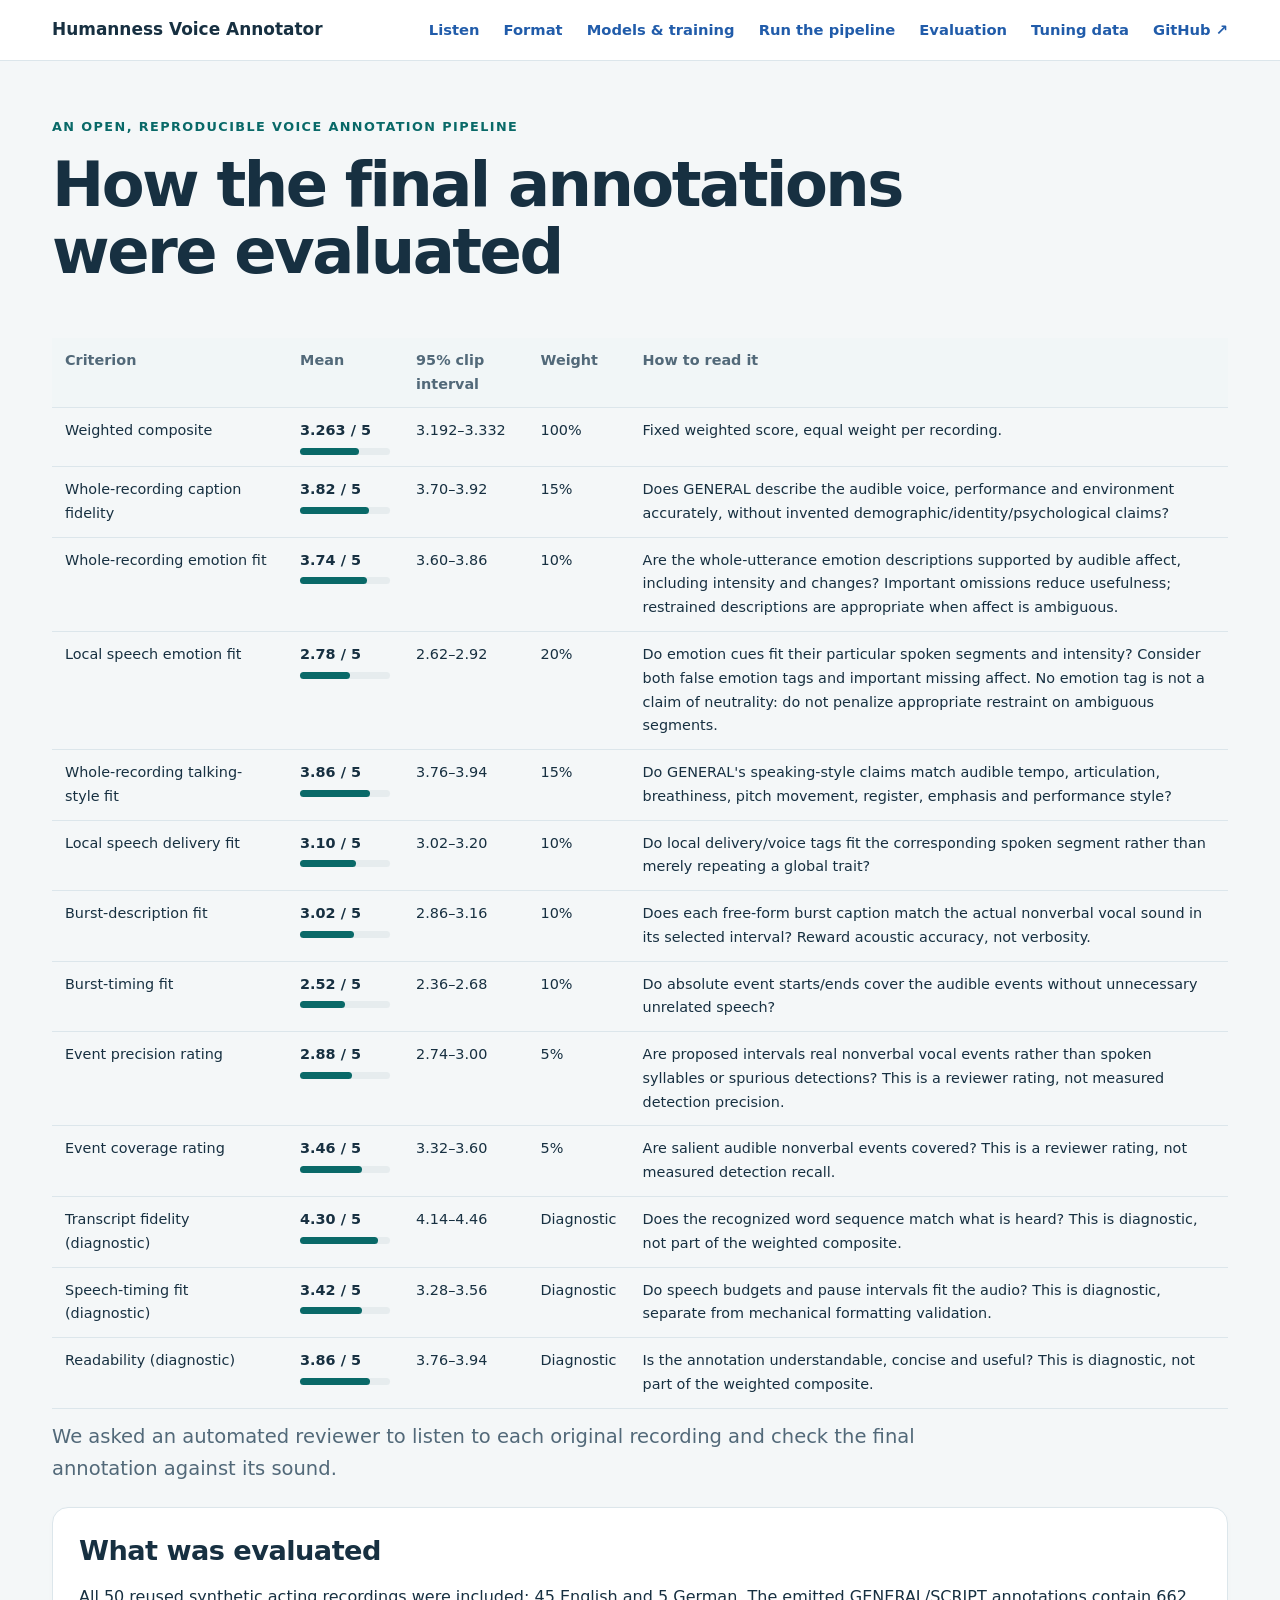
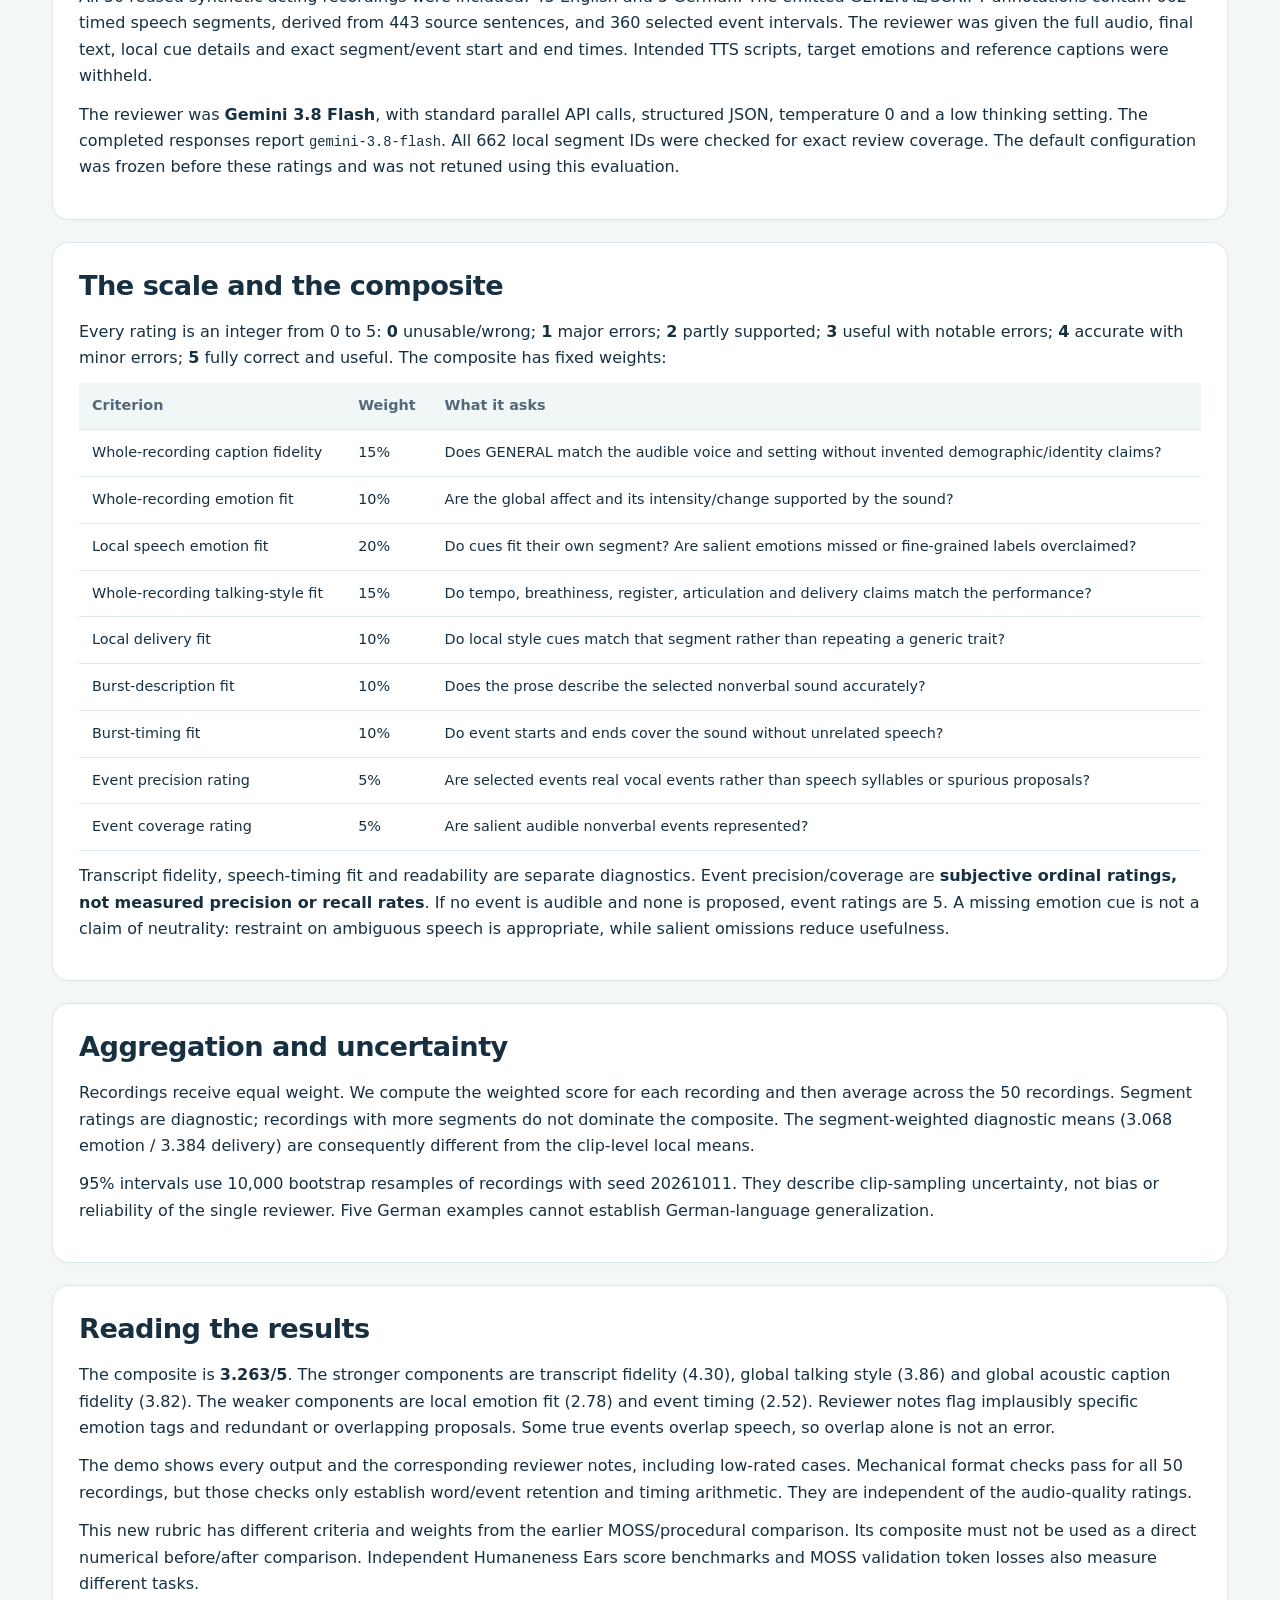
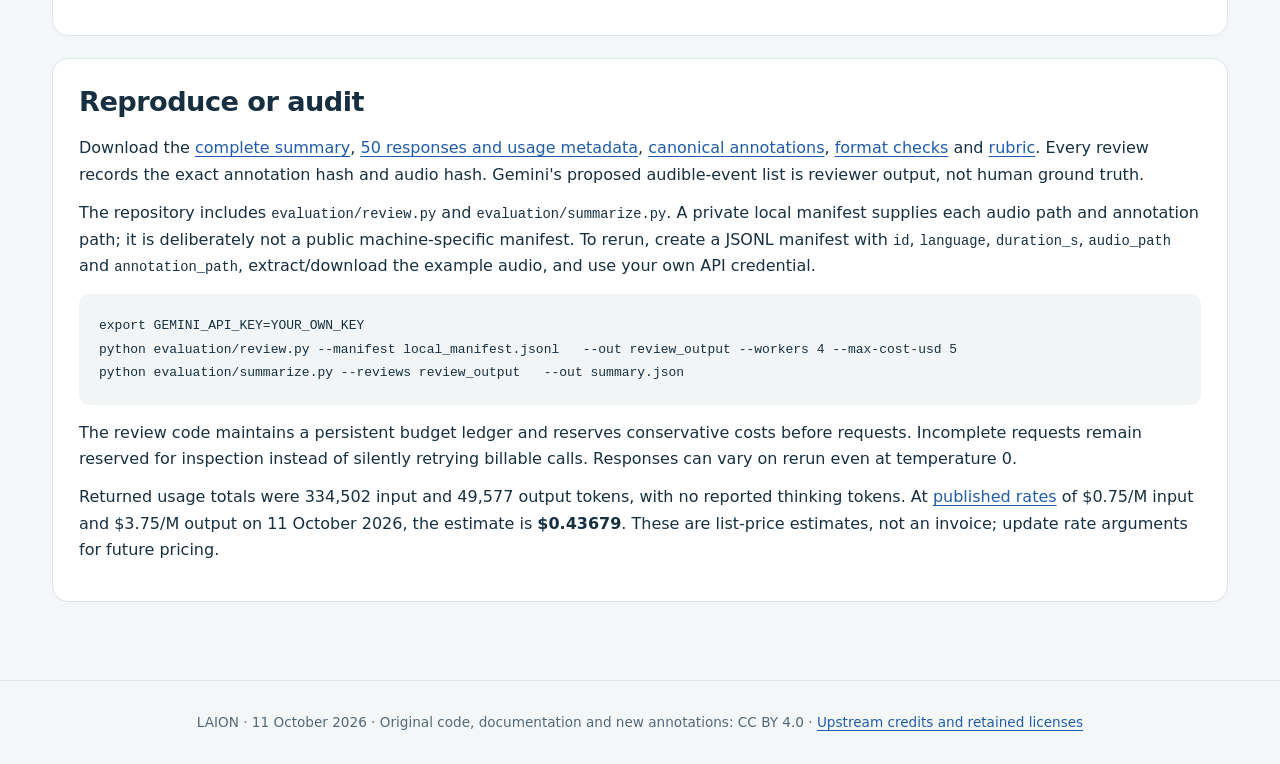
<file: docs/evaluation.html>
<!doctype html>
<html lang="en"><head><meta charset="utf-8"><meta name="viewport" content="width=device-width,initial-scale=1">
<title>How the final annotations were evaluated · Humanness Voice Annotator</title>
<meta name="description" content="Listen to reproducible voice annotations combining MOSS captions, Humaneness Ears scores, event locations and timed ASR words.">
<link rel="stylesheet" href="assets/site.css"></head><body><a href="#main" class="skip">Skip to content</a><header><nav aria-label="Main navigation">
<a class="brand" href="index.html">Humanness Voice Annotator</a><a href="index.html#listening">Listen</a>
<a href="format.html">Format</a><a href="models.html">Models &amp; training</a><a href="pipeline.html">Run the pipeline</a>
<a href="evaluation.html">Evaluation</a><a href="training.html">Tuning data</a><a href="https://github.com/LAION-AI/Humanness-Voice-Annotator">GitHub ↗</a></nav></header>
<main id="main"><div class="hero"><div class="eyebrow">An open, reproducible voice annotation pipeline</div><h1>How the final annotations were evaluated</h1></div><div class="table-wrap"><table><thead><tr><th scope="col">Criterion</th><th scope="col">Mean</th><th scope="col">95% clip interval</th><th scope="col">Weight</th><th scope="col">How to read it</th></tr></thead><tbody><tr><td class="metric">Weighted composite</td><td class="number"><strong>3.263 / 5</strong><div class="meter" aria-hidden="true"><span style="width:65.26%"></span></div></td><td class="number">3.192–3.332</td><td>100%</td><td class="description">Fixed weighted score, equal weight per recording.</td></tr><tr><td class="metric">Whole-recording caption fidelity</td><td class="number"><strong>3.82 / 5</strong><div class="meter" aria-hidden="true"><span style="width:76.40%"></span></div></td><td class="number">3.70–3.92</td><td>15%</td><td class="description">Does GENERAL describe the audible voice, performance and environment accurately, without invented demographic/identity/psychological claims?</td></tr><tr><td class="metric">Whole-recording emotion fit</td><td class="number"><strong>3.74 / 5</strong><div class="meter" aria-hidden="true"><span style="width:74.80%"></span></div></td><td class="number">3.60–3.86</td><td>10%</td><td class="description">Are the whole-utterance emotion descriptions supported by audible affect, including intensity and changes? Important omissions reduce usefulness; restrained descriptions are appropriate when affect is ambiguous.</td></tr><tr><td class="metric">Local speech emotion fit</td><td class="number"><strong>2.78 / 5</strong><div class="meter" aria-hidden="true"><span style="width:55.60%"></span></div></td><td class="number">2.62–2.92</td><td>20%</td><td class="description">Do emotion cues fit their particular spoken segments and intensity? Consider both false emotion tags and important missing affect. No emotion tag is not a claim of neutrality: do not penalize appropriate restraint on ambiguous segments.</td></tr><tr><td class="metric">Whole-recording talking-style fit</td><td class="number"><strong>3.86 / 5</strong><div class="meter" aria-hidden="true"><span style="width:77.20%"></span></div></td><td class="number">3.76–3.94</td><td>15%</td><td class="description">Do GENERAL&#x27;s speaking-style claims match audible tempo, articulation, breathiness, pitch movement, register, emphasis and performance style?</td></tr><tr><td class="metric">Local speech delivery fit</td><td class="number"><strong>3.10 / 5</strong><div class="meter" aria-hidden="true"><span style="width:62.00%"></span></div></td><td class="number">3.02–3.20</td><td>10%</td><td class="description">Do local delivery/voice tags fit the corresponding spoken segment rather than merely repeating a global trait?</td></tr><tr><td class="metric">Burst-description fit</td><td class="number"><strong>3.02 / 5</strong><div class="meter" aria-hidden="true"><span style="width:60.40%"></span></div></td><td class="number">2.86–3.16</td><td>10%</td><td class="description">Does each free-form burst caption match the actual nonverbal vocal sound in its selected interval? Reward acoustic accuracy, not verbosity.</td></tr><tr><td class="metric">Burst-timing fit</td><td class="number"><strong>2.52 / 5</strong><div class="meter" aria-hidden="true"><span style="width:50.40%"></span></div></td><td class="number">2.36–2.68</td><td>10%</td><td class="description">Do absolute event starts/ends cover the audible events without unnecessary unrelated speech?</td></tr><tr><td class="metric">Event precision rating</td><td class="number"><strong>2.88 / 5</strong><div class="meter" aria-hidden="true"><span style="width:57.60%"></span></div></td><td class="number">2.74–3.00</td><td>5%</td><td class="description">Are proposed intervals real nonverbal vocal events rather than spoken syllables or spurious detections? This is a reviewer rating, not measured detection precision.</td></tr><tr><td class="metric">Event coverage rating</td><td class="number"><strong>3.46 / 5</strong><div class="meter" aria-hidden="true"><span style="width:69.20%"></span></div></td><td class="number">3.32–3.60</td><td>5%</td><td class="description">Are salient audible nonverbal events covered? This is a reviewer rating, not measured detection recall.</td></tr><tr><td class="metric">Transcript fidelity (diagnostic)</td><td class="number"><strong>4.30 / 5</strong><div class="meter" aria-hidden="true"><span style="width:86.00%"></span></div></td><td class="number">4.14–4.46</td><td>Diagnostic</td><td class="description">Does the recognized word sequence match what is heard? This is diagnostic, not part of the weighted composite.</td></tr><tr><td class="metric">Speech-timing fit (diagnostic)</td><td class="number"><strong>3.42 / 5</strong><div class="meter" aria-hidden="true"><span style="width:68.40%"></span></div></td><td class="number">3.28–3.56</td><td>Diagnostic</td><td class="description">Do speech budgets and pause intervals fit the audio? This is diagnostic, separate from mechanical formatting validation.</td></tr><tr><td class="metric">Readability (diagnostic)</td><td class="number"><strong>3.86 / 5</strong><div class="meter" aria-hidden="true"><span style="width:77.20%"></span></div></td><td class="number">3.76–3.94</td><td>Diagnostic</td><td class="description">Is the annotation understandable, concise and useful? This is diagnostic, not part of the weighted composite.</td></tr></tbody></table></div>
<p class="lead">We asked an automated reviewer to listen to each original recording and check the final annotation against its sound.</p>
<section><h2>What was evaluated</h2><p>All 50 reused synthetic acting recordings were included: 45 English and 5 German. The emitted GENERAL/SCRIPT annotations contain 662 timed speech segments, derived from 443 source sentences, and 360 selected event intervals. The reviewer was given the full audio, final text, local cue details and exact segment/event start and end times. Intended TTS scripts, target emotions and reference captions were withheld.</p><p>The reviewer was <strong>Gemini 3.8 Flash</strong>, with standard parallel API calls, structured JSON, temperature 0 and a low thinking setting. The completed responses report <code>gemini-3.8-flash</code>. All 662 local segment IDs were checked for exact review coverage. The default configuration was frozen before these ratings and was not retuned using this evaluation.</p></section>
<section><h2>The scale and the composite</h2><p>Every rating is an integer from 0 to 5: <strong>0</strong> unusable/wrong; <strong>1</strong> major errors; <strong>2</strong> partly supported; <strong>3</strong> useful with notable errors; <strong>4</strong> accurate with minor errors; <strong>5</strong> fully correct and useful. The composite has fixed weights:</p>
<div class="table-wrap"><table><thead><tr><th>Criterion</th><th>Weight</th><th>What it asks</th></tr></thead><tbody>
<tr><td>Whole-recording caption fidelity</td><td>15%</td><td>Does GENERAL match the audible voice and setting without invented demographic/identity claims?</td></tr>
<tr><td>Whole-recording emotion fit</td><td>10%</td><td>Are the global affect and its intensity/change supported by the sound?</td></tr>
<tr><td>Local speech emotion fit</td><td>20%</td><td>Do cues fit their own segment? Are salient emotions missed or fine-grained labels overclaimed?</td></tr>
<tr><td>Whole-recording talking-style fit</td><td>15%</td><td>Do tempo, breathiness, register, articulation and delivery claims match the performance?</td></tr>
<tr><td>Local delivery fit</td><td>10%</td><td>Do local style cues match that segment rather than repeating a generic trait?</td></tr>
<tr><td>Burst-description fit</td><td>10%</td><td>Does the prose describe the selected nonverbal sound accurately?</td></tr>
<tr><td>Burst-timing fit</td><td>10%</td><td>Do event starts and ends cover the sound without unrelated speech?</td></tr>
<tr><td>Event precision rating</td><td>5%</td><td>Are selected events real vocal events rather than speech syllables or spurious proposals?</td></tr>
<tr><td>Event coverage rating</td><td>5%</td><td>Are salient audible nonverbal events represented?</td></tr>
</tbody></table></div><p>Transcript fidelity, speech-timing fit and readability are separate diagnostics. Event precision/coverage are <strong>subjective ordinal ratings, not measured precision or recall rates</strong>. If no event is audible and none is proposed, event ratings are 5. A missing emotion cue is not a claim of neutrality: restraint on ambiguous speech is appropriate, while salient omissions reduce usefulness.</p></section>
<section><h2>Aggregation and uncertainty</h2><p>Recordings receive equal weight. We compute the weighted score for each recording and then average across the 50 recordings. Segment ratings are diagnostic; recordings with more segments do not dominate the composite. The segment-weighted diagnostic means (3.068 emotion / 3.384 delivery) are consequently different from the clip-level local means.</p><p>95% intervals use 10,000 bootstrap resamples of recordings with seed 20261011. They describe clip-sampling uncertainty, not bias or reliability of the single reviewer. Five German examples cannot establish German-language generalization.</p></section>
<section><h2>Reading the results</h2><p>The composite is <strong>3.263/5</strong>. The stronger components are transcript fidelity (4.30), global talking style (3.86) and global acoustic caption fidelity (3.82). The weaker components are local emotion fit (2.78) and event timing (2.52). Reviewer notes flag implausibly specific emotion tags and redundant or overlapping proposals. Some true events overlap speech, so overlap alone is not an error.</p><p>The demo shows every output and the corresponding reviewer notes, including low-rated cases. Mechanical format checks pass for all 50 recordings, but those checks only establish word/event retention and timing arithmetic. They are independent of the audio-quality ratings.</p><p>This new rubric has different criteria and weights from the earlier MOSS/procedural comparison. Its composite must not be used as a direct numerical before/after comparison. Independent Humaneness Ears score benchmarks and MOSS validation token losses also measure different tasks.</p></section>
<section><h2>Reproduce or audit</h2><p>Download the <a href="data/evaluation-summary.json">complete summary</a>, <a href="data/reviews.jsonl">50 responses and usage metadata</a>, <a href="data/annotations.jsonl.gz">canonical annotations</a>, <a href="data/format-verification.json">format checks</a> and <a href="data/rubric.json">rubric</a>. Every review records the exact annotation hash and audio hash. Gemini's proposed audible-event list is reviewer output, not human ground truth.</p><p>The repository includes <code>evaluation/review.py</code> and <code>evaluation/summarize.py</code>. A private local manifest supplies each audio path and annotation path; it is deliberately not a public machine-specific manifest. To rerun, create a JSONL manifest with <code>id</code>, <code>language</code>, <code>duration_s</code>, <code>audio_path</code> and <code>annotation_path</code>, extract/download the example audio, and use your own API credential.</p><pre>export GEMINI_API_KEY=YOUR_OWN_KEY
python evaluation/review.py --manifest local_manifest.jsonl   --out review_output --workers 4 --max-cost-usd 5
python evaluation/summarize.py --reviews review_output   --out summary.json</pre><p>The review code maintains a persistent budget ledger and reserves conservative costs before requests. Incomplete requests remain reserved for inspection instead of silently retrying billable calls. Responses can vary on rerun even at temperature 0.</p><p>Returned usage totals were 334,502 input and 49,577 output tokens, with no reported thinking tokens. At <a href="https://ai.google.dev/gemini-api/docs/pricing">published rates</a> of $0.75/M input and $3.75/M output on 11 October 2026, the estimate is <strong>$0.43679</strong>. These are list-price estimates, not an invoice; update rate arguments for future pricing.</p></section>
</main><footer>LAION · 11 October 2026 · Original code, documentation and new annotations: CC BY 4.0 ·
<a href="https://github.com/LAION-AI/Humanness-Voice-Annotator/blob/main/THIRD_PARTY.md">Upstream credits and retained licenses</a></footer><script src="assets/site.js" defer></script></body></html>
</file>
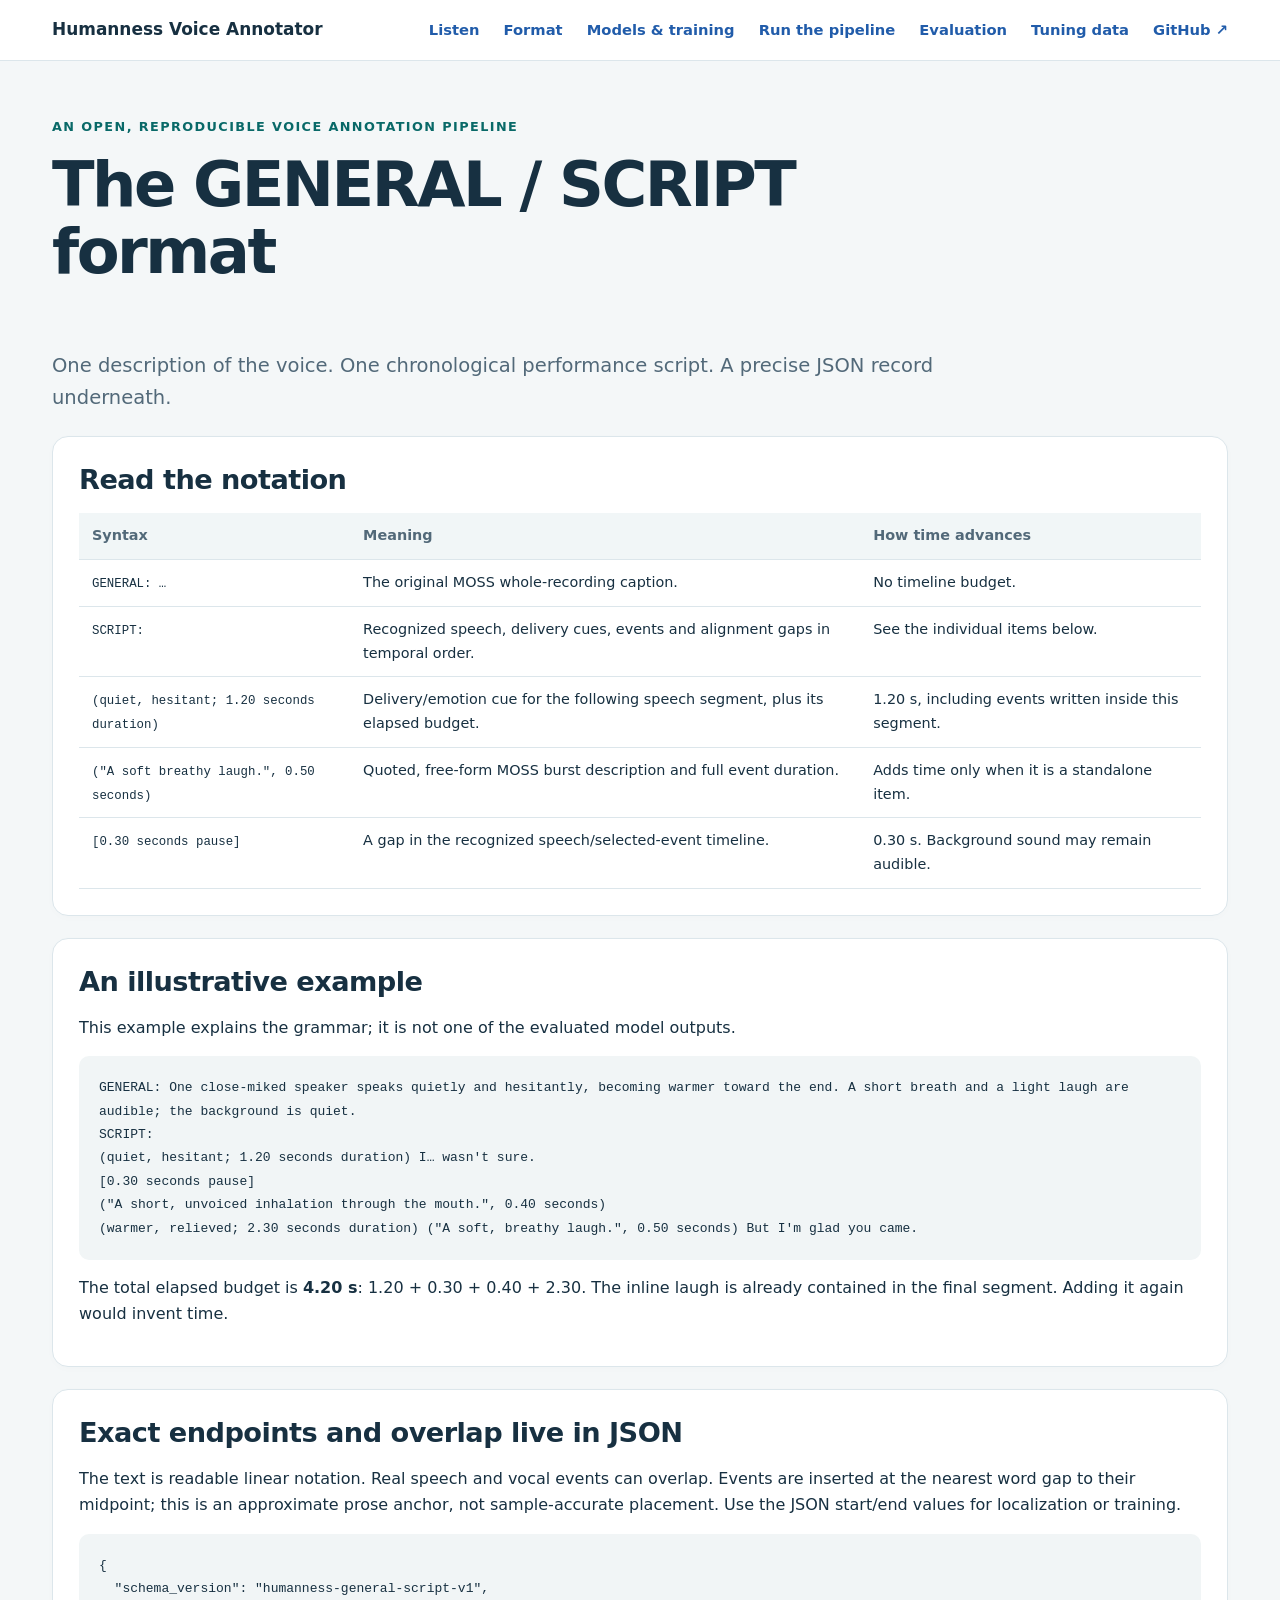
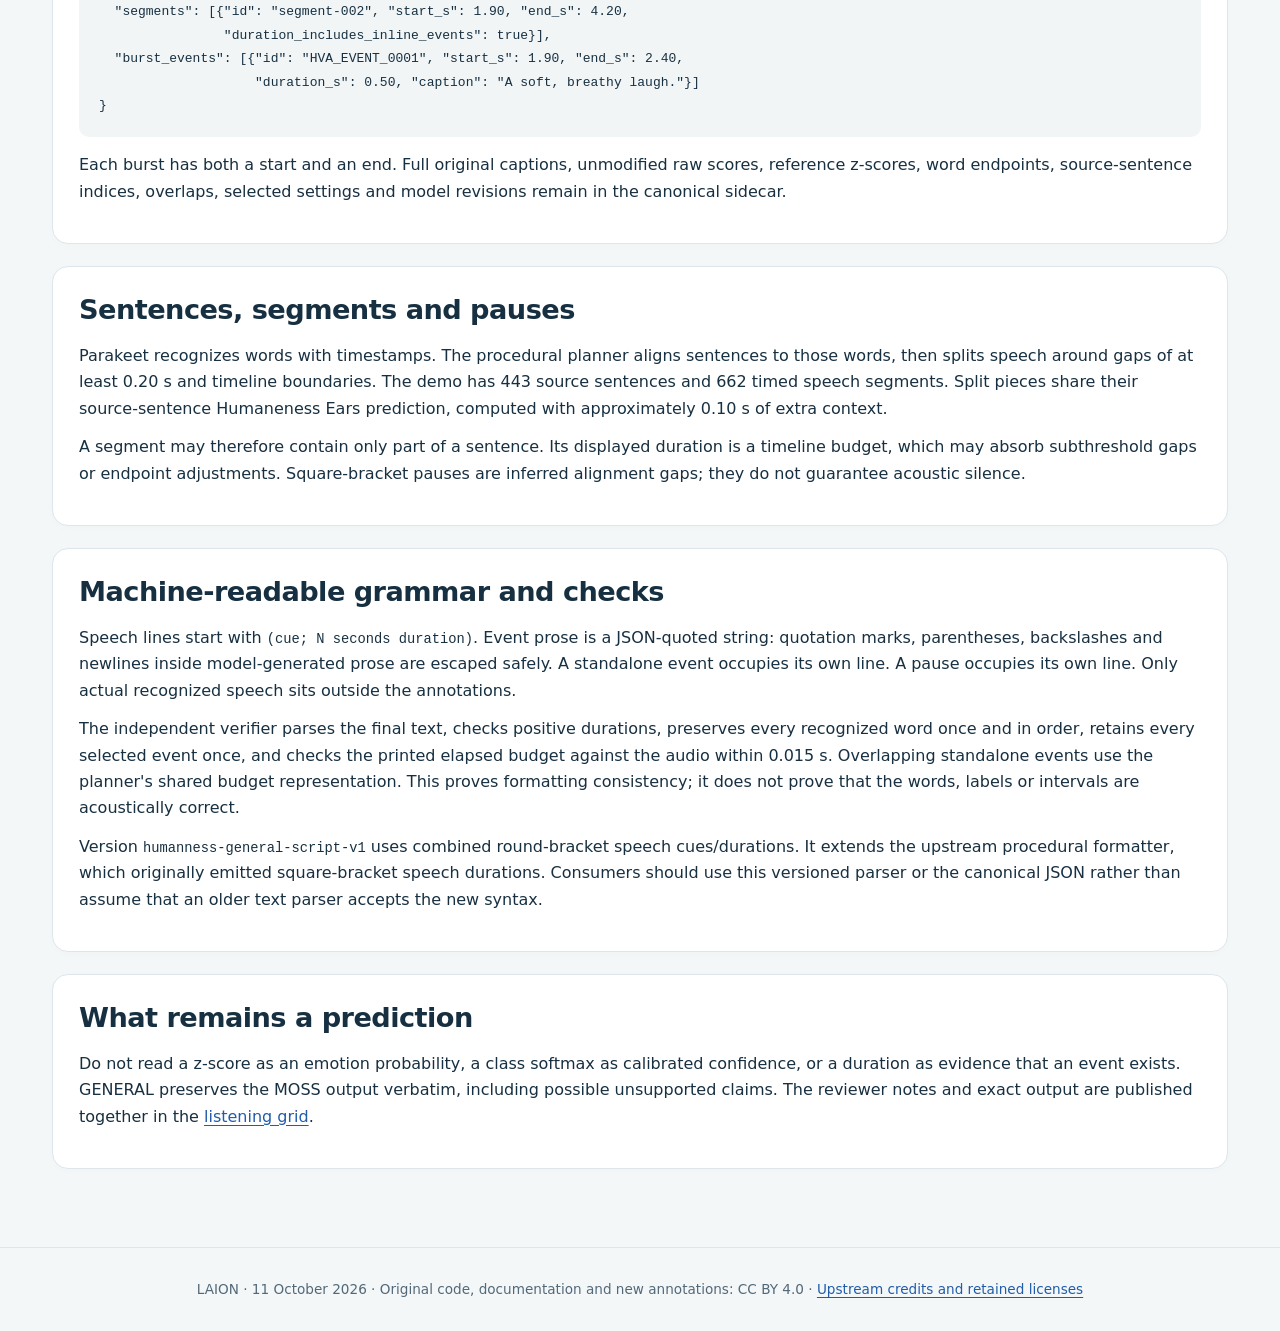
<file: docs/format.html>
<!doctype html>
<html lang="en"><head><meta charset="utf-8"><meta name="viewport" content="width=device-width,initial-scale=1">
<title>The GENERAL / SCRIPT format · Humanness Voice Annotator</title>
<meta name="description" content="Listen to reproducible voice annotations combining MOSS captions, Humaneness Ears scores, event locations and timed ASR words.">
<link rel="stylesheet" href="assets/site.css"></head><body><a href="#main" class="skip">Skip to content</a><header><nav aria-label="Main navigation">
<a class="brand" href="index.html">Humanness Voice Annotator</a><a href="index.html#listening">Listen</a>
<a href="format.html">Format</a><a href="models.html">Models &amp; training</a><a href="pipeline.html">Run the pipeline</a>
<a href="evaluation.html">Evaluation</a><a href="training.html">Tuning data</a><a href="https://github.com/LAION-AI/Humanness-Voice-Annotator">GitHub ↗</a></nav></header>
<main id="main"><div class="hero"><div class="eyebrow">An open, reproducible voice annotation pipeline</div><h1>The GENERAL / SCRIPT format</h1></div>
<p class="lead">One description of the voice. One chronological performance script. A precise JSON record underneath.</p>
<section><h2>Read the notation</h2><div class="table-wrap"><table><thead><tr><th>Syntax</th><th>Meaning</th><th>How time advances</th></tr></thead><tbody>
<tr><td><code>GENERAL: …</code></td><td>The original MOSS whole-recording caption.</td><td>No timeline budget.</td></tr>
<tr><td><code>SCRIPT:</code></td><td>Recognized speech, delivery cues, events and alignment gaps in temporal order.</td><td>See the individual items below.</td></tr>
<tr><td><code>(quiet, hesitant; 1.20 seconds duration)</code></td><td>Delivery/emotion cue for the following speech segment, plus its elapsed budget.</td><td>1.20 s, including events written inside this segment.</td></tr>
<tr><td><code>("A soft breathy laugh.", 0.50 seconds)</code></td><td>Quoted, free-form MOSS burst description and full event duration.</td><td>Adds time only when it is a standalone item.</td></tr>
<tr><td><code>[0.30 seconds pause]</code></td><td>A gap in the recognized speech/selected-event timeline.</td><td>0.30 s. Background sound may remain audible.</td></tr>
</tbody></table></div></section>
<section><h2>An illustrative example</h2><p>This example explains the grammar; it is not one of the evaluated model outputs.</p><pre>GENERAL: One close-miked speaker speaks quietly and hesitantly, becoming warmer toward the end. A short breath and a light laugh are audible; the background is quiet.
SCRIPT:
(quiet, hesitant; 1.20 seconds duration) I… wasn't sure.
[0.30 seconds pause]
("A short, unvoiced inhalation through the mouth.", 0.40 seconds)
(warmer, relieved; 2.30 seconds duration) ("A soft, breathy laugh.", 0.50 seconds) But I'm glad you came.</pre>
<p>The total elapsed budget is <strong>4.20 s</strong>: 1.20 + 0.30 + 0.40 + 2.30. The inline laugh is already contained in the final segment. Adding it again would invent time.</p></section>
<section><h2>Exact endpoints and overlap live in JSON</h2><p>The text is readable linear notation. Real speech and vocal events can overlap. Events are inserted at the nearest word gap to their midpoint; this is an approximate prose anchor, not sample-accurate placement. Use the JSON start/end values for localization or training.</p><pre>{
  "schema_version": "humanness-general-script-v1",
  "segments": [{"id": "segment-002", "start_s": 1.90, "end_s": 4.20,
                "duration_includes_inline_events": true}],
  "burst_events": [{"id": "HVA_EVENT_0001", "start_s": 1.90, "end_s": 2.40,
                    "duration_s": 0.50, "caption": "A soft, breathy laugh."}]
}</pre><p>Each burst has both a start and an end. Full original captions, unmodified raw scores, reference z-scores, word endpoints, source-sentence indices, overlaps, selected settings and model revisions remain in the canonical sidecar.</p></section>
<section><h2>Sentences, segments and pauses</h2><p>Parakeet recognizes words with timestamps. The procedural planner aligns sentences to those words, then splits speech around gaps of at least 0.20 s and timeline boundaries. The demo has 443 source sentences and 662 timed speech segments. Split pieces share their source-sentence Humaneness Ears prediction, computed with approximately 0.10 s of extra context.</p><p>A segment may therefore contain only part of a sentence. Its displayed duration is a timeline budget, which may absorb subthreshold gaps or endpoint adjustments. Square-bracket pauses are inferred alignment gaps; they do not guarantee acoustic silence.</p></section>
<section><h2>Machine-readable grammar and checks</h2><p>Speech lines start with <code>(cue; N seconds duration)</code>. Event prose is a JSON-quoted string: quotation marks, parentheses, backslashes and newlines inside model-generated prose are escaped safely. A standalone event occupies its own line. A pause occupies its own line. Only actual recognized speech sits outside the annotations.</p><p>The independent verifier parses the final text, checks positive durations, preserves every recognized word once and in order, retains every selected event once, and checks the printed elapsed budget against the audio within 0.015 s. Overlapping standalone events use the planner's shared budget representation. This proves formatting consistency; it does not prove that the words, labels or intervals are acoustically correct.</p><p>Version <code>humanness-general-script-v1</code> uses combined round-bracket speech cues/durations. It extends the upstream procedural formatter, which originally emitted square-bracket speech durations. Consumers should use this versioned parser or the canonical JSON rather than assume that an older text parser accepts the new syntax.</p></section>
<section><h2>What remains a prediction</h2><p>Do not read a z-score as an emotion probability, a class softmax as calibrated confidence, or a duration as evidence that an event exists. GENERAL preserves the MOSS output verbatim, including possible unsupported claims. The reviewer notes and exact output are published together in the <a href="index.html#listening">listening grid</a>.</p></section>
</main><footer>LAION · 11 October 2026 · Original code, documentation and new annotations: CC BY 4.0 ·
<a href="https://github.com/LAION-AI/Humanness-Voice-Annotator/blob/main/THIRD_PARTY.md">Upstream credits and retained licenses</a></footer><script src="assets/site.js" defer></script></body></html>
</file>
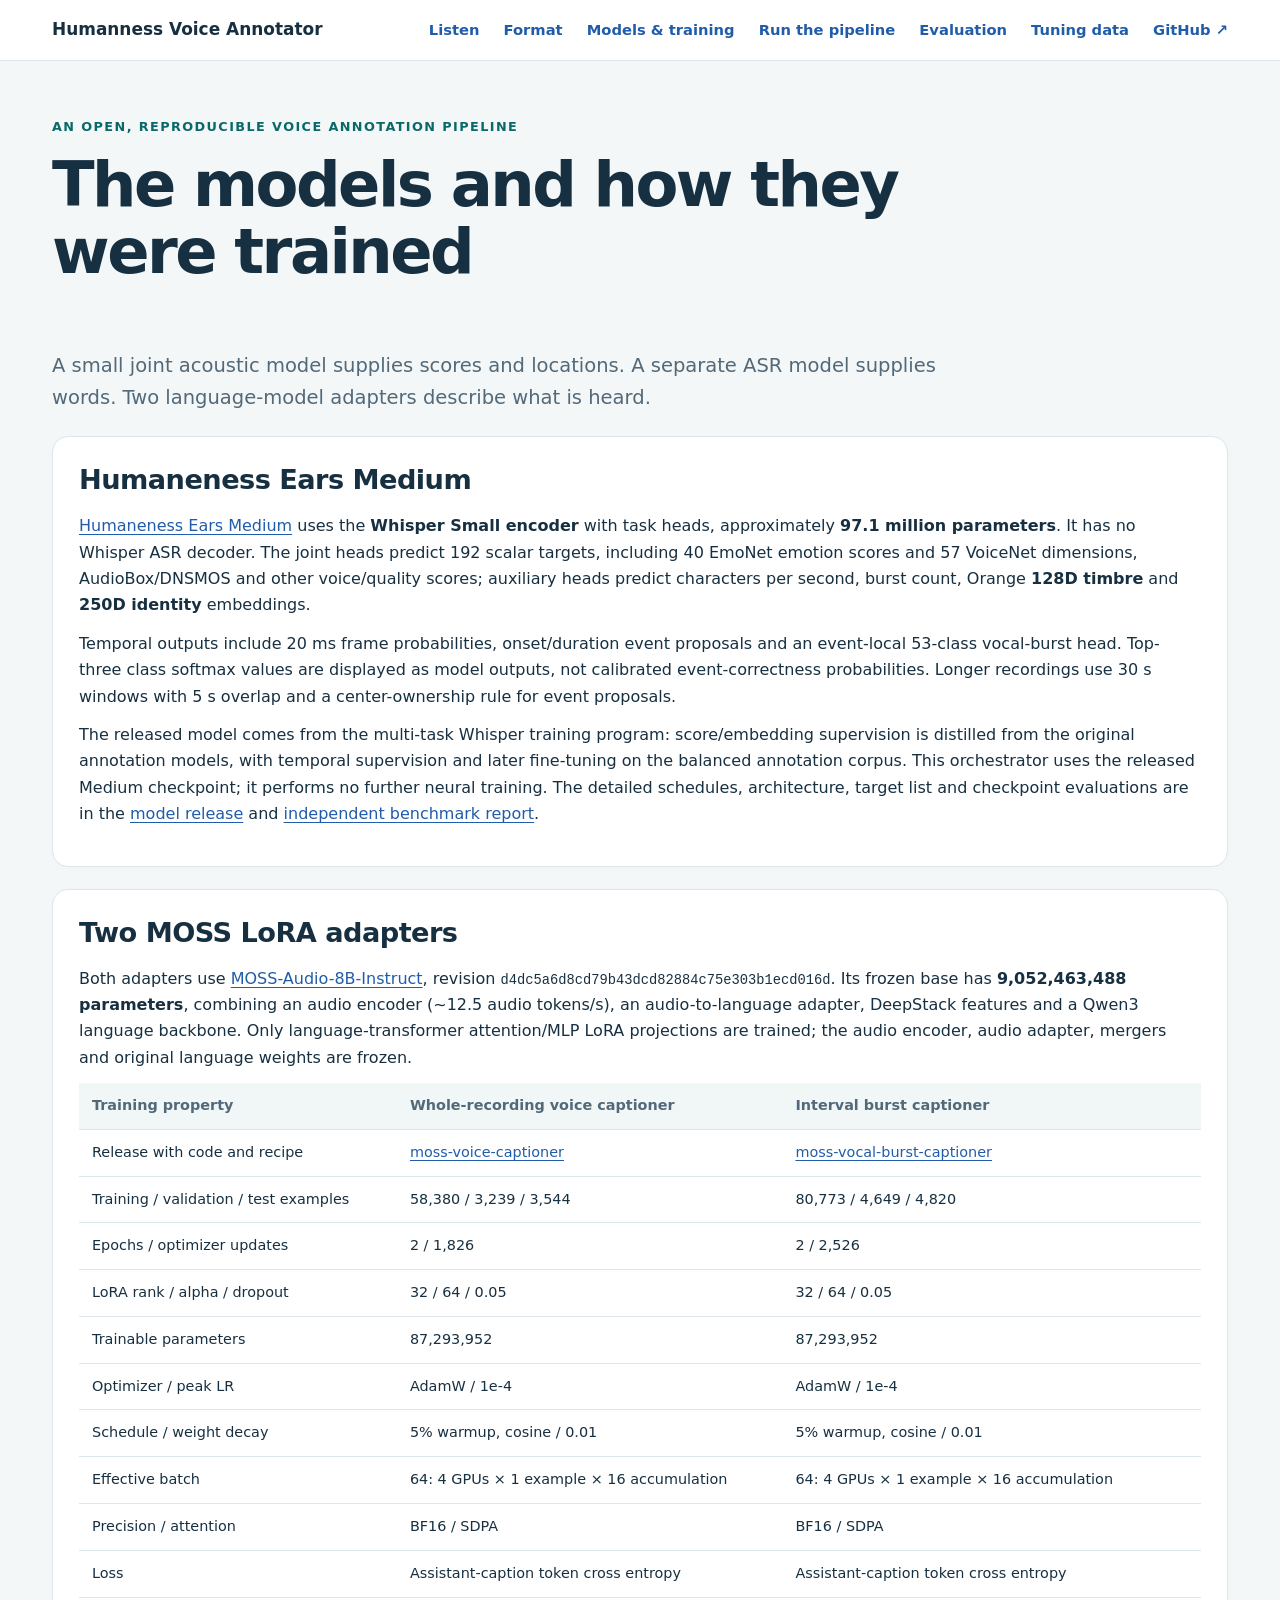
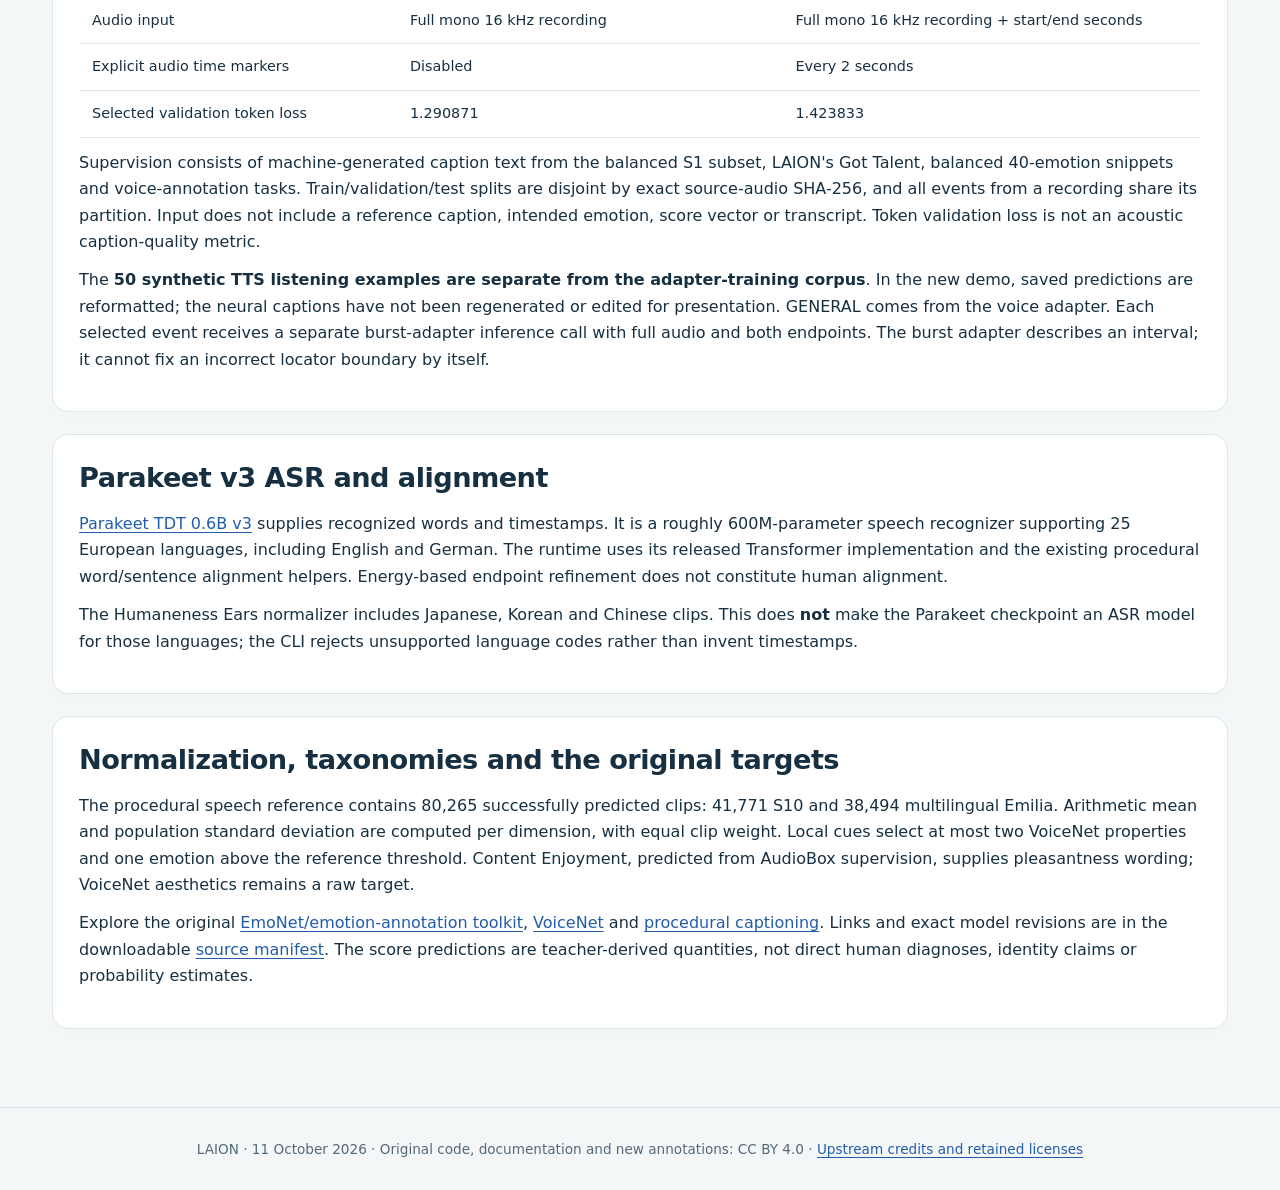
<file: docs/models.html>
<!doctype html>
<html lang="en"><head><meta charset="utf-8"><meta name="viewport" content="width=device-width,initial-scale=1">
<title>The models and how they were trained · Humanness Voice Annotator</title>
<meta name="description" content="Listen to reproducible voice annotations combining MOSS captions, Humaneness Ears scores, event locations and timed ASR words.">
<link rel="stylesheet" href="assets/site.css"></head><body><a href="#main" class="skip">Skip to content</a><header><nav aria-label="Main navigation">
<a class="brand" href="index.html">Humanness Voice Annotator</a><a href="index.html#listening">Listen</a>
<a href="format.html">Format</a><a href="models.html">Models &amp; training</a><a href="pipeline.html">Run the pipeline</a>
<a href="evaluation.html">Evaluation</a><a href="training.html">Tuning data</a><a href="https://github.com/LAION-AI/Humanness-Voice-Annotator">GitHub ↗</a></nav></header>
<main id="main"><div class="hero"><div class="eyebrow">An open, reproducible voice annotation pipeline</div><h1>The models and how they were trained</h1></div>
<p class="lead">A small joint acoustic model supplies scores and locations. A separate ASR model supplies words. Two language-model adapters describe what is heard.</p>
<section><h2>Humaneness Ears Medium</h2><p><a href="https://huggingface.co/laion/humaneness-ears-base-medium">Humaneness Ears Medium</a> uses the <strong>Whisper Small encoder</strong> with task heads, approximately <strong>97.1 million parameters</strong>. It has no Whisper ASR decoder. The joint heads predict 192 scalar targets, including 40 EmoNet emotion scores and 57 VoiceNet dimensions, AudioBox/DNSMOS and other voice/quality scores; auxiliary heads predict characters per second, burst count, Orange <strong>128D timbre</strong> and <strong>250D identity</strong> embeddings.</p><p>Temporal outputs include 20 ms frame probabilities, onset/duration event proposals and an event-local 53-class vocal-burst head. Top-three class softmax values are displayed as model outputs, not calibrated event-correctness probabilities. Longer recordings use 30 s windows with 5 s overlap and a center-ownership rule for event proposals.</p><p>The released model comes from the multi-task Whisper training program: score/embedding supervision is distilled from the original annotation models, with temporal supervision and later fine-tuning on the balanced annotation corpus. This orchestrator uses the released Medium checkpoint; it performs no further neural training. The detailed schedules, architecture, target list and checkpoint evaluations are in the <a href="https://huggingface.co/laion/humaneness-ears-base-medium">model release</a> and <a href="https://laion-whisper-base-small-emotion-voice-burst.static.hf.space/benchmark.html">independent benchmark report</a>.</p></section>
<section><h2>Two MOSS LoRA adapters</h2><p>Both adapters use <a href="https://huggingface.co/OpenMOSS-Team/MOSS-Audio-8B-Instruct">MOSS-Audio-8B-Instruct</a>, revision <code>d4dc5a6d8cd79b43dcd82884c75e303b1ecd016d</code>. Its frozen base has <strong>9,052,463,488 parameters</strong>, combining an audio encoder (~12.5 audio tokens/s), an audio-to-language adapter, DeepStack features and a Qwen3 language backbone. Only language-transformer attention/MLP LoRA projections are trained; the audio encoder, audio adapter, mergers and original language weights are frozen.</p>
<div class="table-wrap"><table><thead><tr><th>Training property</th><th>Whole-recording voice captioner</th><th>Interval burst captioner</th></tr></thead><tbody>
<tr><td>Release with code and recipe</td><td><a href="https://huggingface.co/laion/moss-voice-captioner">moss-voice-captioner</a></td><td><a href="https://huggingface.co/laion/moss-vocal-burst-captioner">moss-vocal-burst-captioner</a></td></tr>
<tr><td>Training / validation / test examples</td><td>58,380 / 3,239 / 3,544</td><td>80,773 / 4,649 / 4,820</td></tr>
<tr><td>Epochs / optimizer updates</td><td>2 / 1,826</td><td>2 / 2,526</td></tr>
<tr><td>LoRA rank / alpha / dropout</td><td>32 / 64 / 0.05</td><td>32 / 64 / 0.05</td></tr>
<tr><td>Trainable parameters</td><td>87,293,952</td><td>87,293,952</td></tr>
<tr><td>Optimizer / peak LR</td><td>AdamW / 1e-4</td><td>AdamW / 1e-4</td></tr>
<tr><td>Schedule / weight decay</td><td>5% warmup, cosine / 0.01</td><td>5% warmup, cosine / 0.01</td></tr>
<tr><td>Effective batch</td><td>64: 4 GPUs × 1 example × 16 accumulation</td><td>64: 4 GPUs × 1 example × 16 accumulation</td></tr>
<tr><td>Precision / attention</td><td>BF16 / SDPA</td><td>BF16 / SDPA</td></tr>
<tr><td>Loss</td><td>Assistant-caption token cross entropy</td><td>Assistant-caption token cross entropy</td></tr>
<tr><td>Audio input</td><td>Full mono 16 kHz recording</td><td>Full mono 16 kHz recording + start/end seconds</td></tr>
<tr><td>Explicit audio time markers</td><td>Disabled</td><td>Every 2 seconds</td></tr>
<tr><td>Selected validation token loss</td><td>1.290871</td><td>1.423833</td></tr>
</tbody></table></div><p>Supervision consists of machine-generated caption text from the balanced S1 subset, LAION's Got Talent, balanced 40-emotion snippets and voice-annotation tasks. Train/validation/test splits are disjoint by exact source-audio SHA-256, and all events from a recording share its partition. Input does not include a reference caption, intended emotion, score vector or transcript. Token validation loss is not an acoustic caption-quality metric.</p><p>The <strong>50 synthetic TTS listening examples are separate from the adapter-training corpus</strong>. In the new demo, saved predictions are reformatted; the neural captions have not been regenerated or edited for presentation. GENERAL comes from the voice adapter. Each selected event receives a separate burst-adapter inference call with full audio and both endpoints. The burst adapter describes an interval; it cannot fix an incorrect locator boundary by itself.</p></section>
<section><h2>Parakeet v3 ASR and alignment</h2><p><a href="https://huggingface.co/nvidia/parakeet-tdt-0.6b-v3">Parakeet TDT 0.6B v3</a> supplies recognized words and timestamps. It is a roughly 600M-parameter speech recognizer supporting 25 European languages, including English and German. The runtime uses its released Transformer implementation and the existing procedural word/sentence alignment helpers. Energy-based endpoint refinement does not constitute human alignment.</p><p>The Humaneness Ears normalizer includes Japanese, Korean and Chinese clips. This does <strong>not</strong> make the Parakeet checkpoint an ASR model for those languages; the CLI rejects unsupported language codes rather than invent timestamps.</p></section>
<section><h2>Normalization, taxonomies and the original targets</h2><p>The procedural speech reference contains 80,265 successfully predicted clips: 41,771 S10 and 38,494 multilingual Emilia. Arithmetic mean and population standard deviation are computed per dimension, with equal clip weight. Local cues select at most two VoiceNet properties and one emotion above the reference threshold. Content Enjoyment, predicted from AudioBox supervision, supplies pleasantness wording; VoiceNet aesthetics remains a raw target.</p><p>Explore the original <a href="https://github.com/LAION-AI/emotion-annotations">EmoNet/emotion-annotation toolkit</a>, <a href="https://github.com/LAION-AI/voicenet">VoiceNet</a> and <a href="https://github.com/LAION-AI/procedural-voice-captions">procedural captioning</a>. Links and exact model revisions are in the downloadable <a href="data/sources.json">source manifest</a>. The score predictions are teacher-derived quantities, not direct human diagnoses, identity claims or probability estimates.</p></section>
</main><footer>LAION · 11 October 2026 · Original code, documentation and new annotations: CC BY 4.0 ·
<a href="https://github.com/LAION-AI/Humanness-Voice-Annotator/blob/main/THIRD_PARTY.md">Upstream credits and retained licenses</a></footer><script src="assets/site.js" defer></script></body></html>
</file>
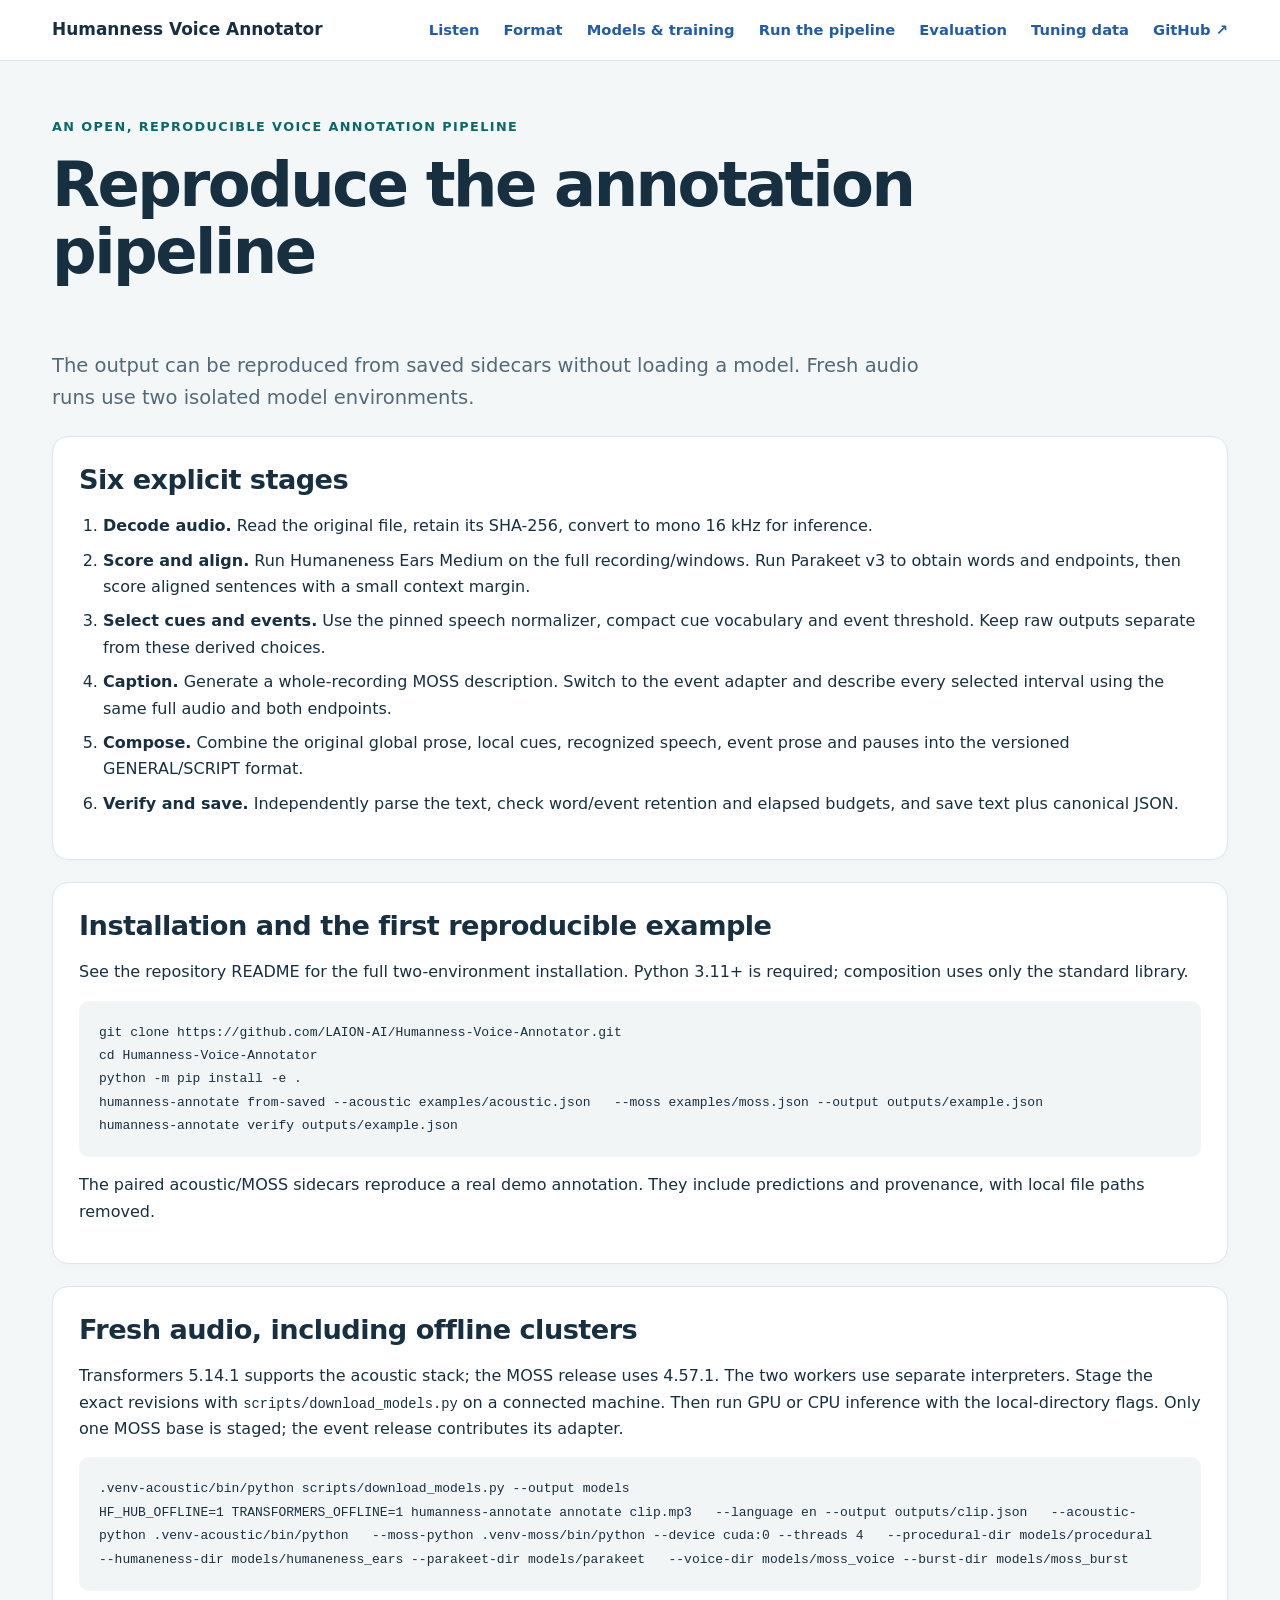
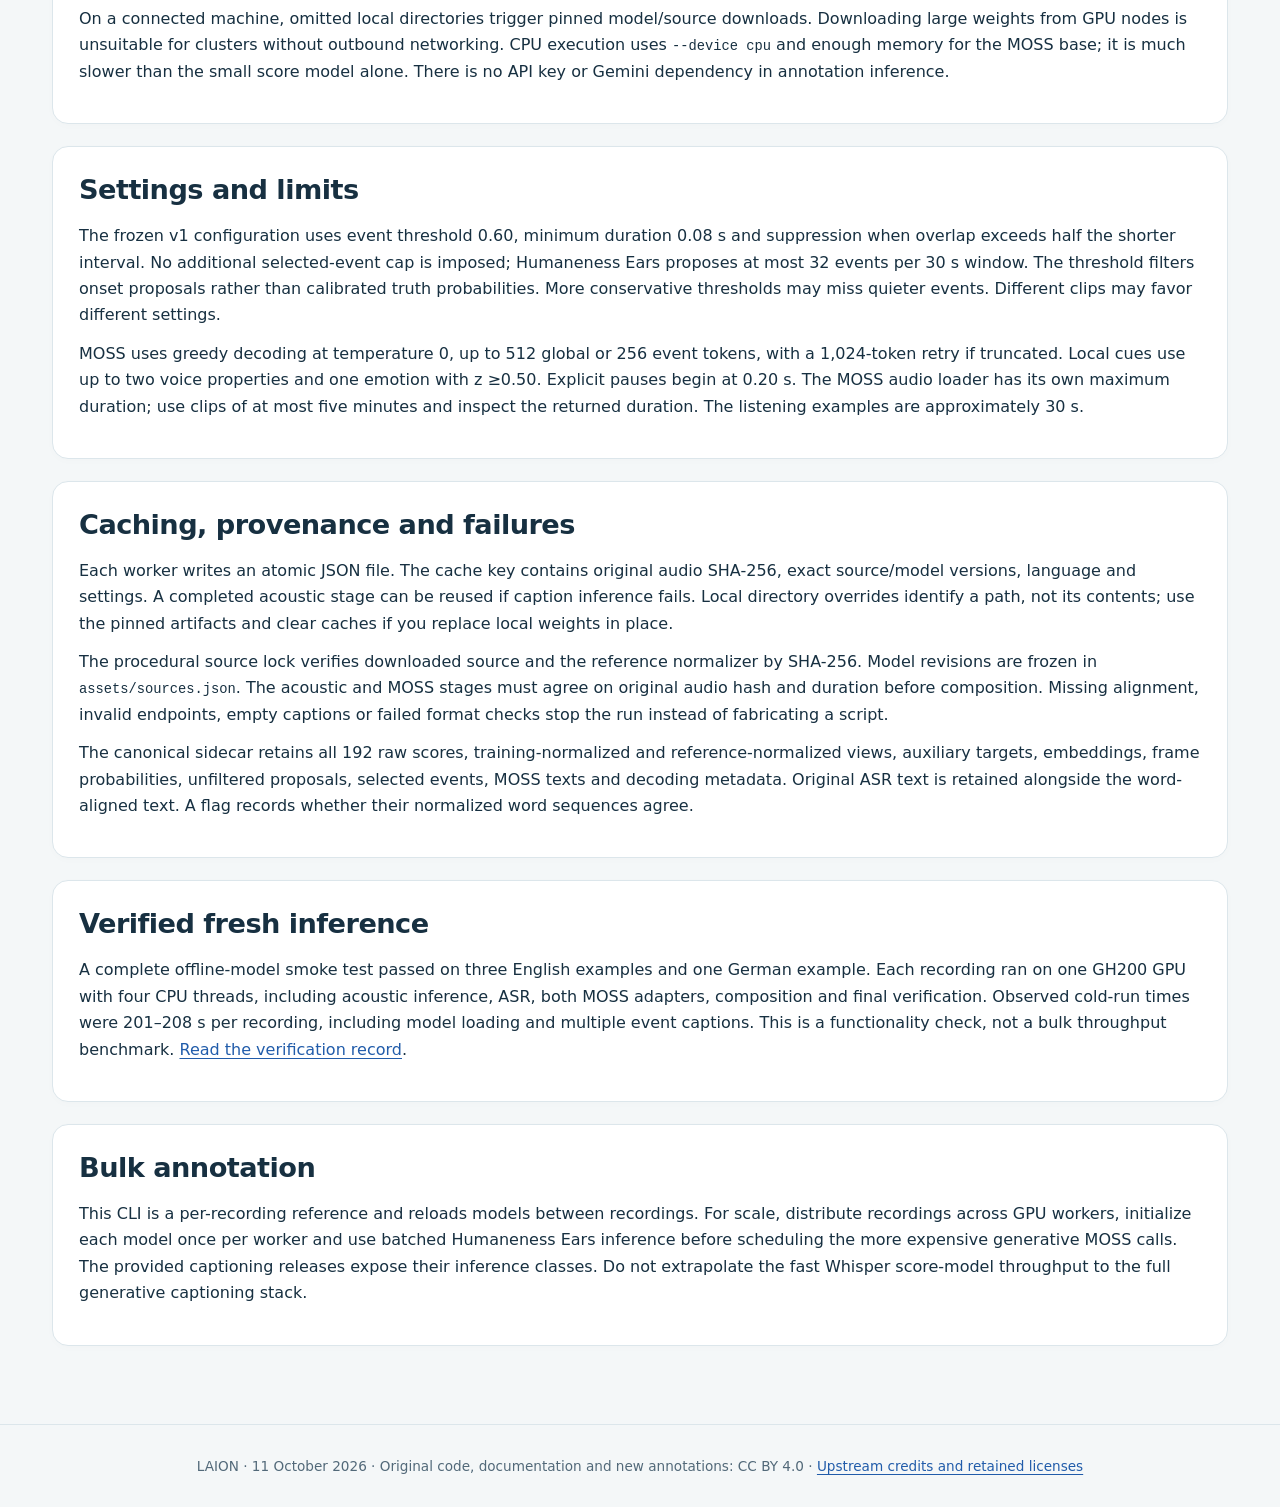
<file: docs/pipeline.html>
<!doctype html>
<html lang="en"><head><meta charset="utf-8"><meta name="viewport" content="width=device-width,initial-scale=1">
<title>Reproduce the annotation pipeline · Humanness Voice Annotator</title>
<meta name="description" content="Listen to reproducible voice annotations combining MOSS captions, Humaneness Ears scores, event locations and timed ASR words.">
<link rel="stylesheet" href="assets/site.css"></head><body><a href="#main" class="skip">Skip to content</a><header><nav aria-label="Main navigation">
<a class="brand" href="index.html">Humanness Voice Annotator</a><a href="index.html#listening">Listen</a>
<a href="format.html">Format</a><a href="models.html">Models &amp; training</a><a href="pipeline.html">Run the pipeline</a>
<a href="evaluation.html">Evaluation</a><a href="training.html">Tuning data</a><a href="https://github.com/LAION-AI/Humanness-Voice-Annotator">GitHub ↗</a></nav></header>
<main id="main"><div class="hero"><div class="eyebrow">An open, reproducible voice annotation pipeline</div><h1>Reproduce the annotation pipeline</h1></div>
<p class="lead">The output can be reproduced from saved sidecars without loading a model. Fresh audio runs use two isolated model environments.</p>
<section><h2>Six explicit stages</h2><ol>
<li><strong>Decode audio.</strong> Read the original file, retain its SHA-256, convert to mono 16 kHz for inference.</li>
<li><strong>Score and align.</strong> Run Humaneness Ears Medium on the full recording/windows. Run Parakeet v3 to obtain words and endpoints, then score aligned sentences with a small context margin.</li>
<li><strong>Select cues and events.</strong> Use the pinned speech normalizer, compact cue vocabulary and event threshold. Keep raw outputs separate from these derived choices.</li>
<li><strong>Caption.</strong> Generate a whole-recording MOSS description. Switch to the event adapter and describe every selected interval using the same full audio and both endpoints.</li>
<li><strong>Compose.</strong> Combine the original global prose, local cues, recognized speech, event prose and pauses into the versioned GENERAL/SCRIPT format.</li>
<li><strong>Verify and save.</strong> Independently parse the text, check word/event retention and elapsed budgets, and save text plus canonical JSON.</li>
</ol></section>
<section><h2>Installation and the first reproducible example</h2><p>See the repository README for the full two-environment installation. Python 3.11+ is required; composition uses only the standard library.</p><pre>git clone https://github.com/LAION-AI/Humanness-Voice-Annotator.git
cd Humanness-Voice-Annotator
python -m pip install -e .
humanness-annotate from-saved --acoustic examples/acoustic.json   --moss examples/moss.json --output outputs/example.json
humanness-annotate verify outputs/example.json</pre><p>The paired acoustic/MOSS sidecars reproduce a real demo annotation. They include predictions and provenance, with local file paths removed.</p></section>
<section><h2>Fresh audio, including offline clusters</h2><p>Transformers 5.14.1 supports the acoustic stack; the MOSS release uses 4.57.1. The two workers use separate interpreters. Stage the exact revisions with <code>scripts/download_models.py</code> on a connected machine. Then run GPU or CPU inference with the local-directory flags. Only one MOSS base is staged; the event release contributes its adapter.</p><pre>.venv-acoustic/bin/python scripts/download_models.py --output models
HF_HUB_OFFLINE=1 TRANSFORMERS_OFFLINE=1 humanness-annotate annotate clip.mp3   --language en --output outputs/clip.json   --acoustic-python .venv-acoustic/bin/python   --moss-python .venv-moss/bin/python --device cuda:0 --threads 4   --procedural-dir models/procedural   --humaneness-dir models/humaneness_ears --parakeet-dir models/parakeet   --voice-dir models/moss_voice --burst-dir models/moss_burst</pre><p>On a connected machine, omitted local directories trigger pinned model/source downloads. Downloading large weights from GPU nodes is unsuitable for clusters without outbound networking. CPU execution uses <code>--device cpu</code> and enough memory for the MOSS base; it is much slower than the small score model alone. There is no API key or Gemini dependency in annotation inference.</p></section>
<section><h2>Settings and limits</h2><p>The frozen v1 configuration uses event threshold 0.60, minimum duration 0.08 s and suppression when overlap exceeds half the shorter interval. No additional selected-event cap is imposed; Humaneness Ears proposes at most 32 events per 30 s window. The threshold filters onset proposals rather than calibrated truth probabilities. More conservative thresholds may miss quieter events. Different clips may favor different settings.</p><p>MOSS uses greedy decoding at temperature 0, up to 512 global or 256 event tokens, with a 1,024-token retry if truncated. Local cues use up to two voice properties and one emotion with z ≥0.50. Explicit pauses begin at 0.20 s. The MOSS audio loader has its own maximum duration; use clips of at most five minutes and inspect the returned duration. The listening examples are approximately 30 s.</p></section>
<section><h2>Caching, provenance and failures</h2><p>Each worker writes an atomic JSON file. The cache key contains original audio SHA-256, exact source/model versions, language and settings. A completed acoustic stage can be reused if caption inference fails. Local directory overrides identify a path, not its contents; use the pinned artifacts and clear caches if you replace local weights in place.</p><p>The procedural source lock verifies downloaded source and the reference normalizer by SHA-256. Model revisions are frozen in <code>assets/sources.json</code>. The acoustic and MOSS stages must agree on original audio hash and duration before composition. Missing alignment, invalid endpoints, empty captions or failed format checks stop the run instead of fabricating a script.</p><p>The canonical sidecar retains all 192 raw scores, training-normalized and reference-normalized views, auxiliary targets, embeddings, frame probabilities, unfiltered proposals, selected events, MOSS texts and decoding metadata. Original ASR text is retained alongside the word-aligned text. A flag records whether their normalized word sequences agree.</p></section>
<section><h2>Verified fresh inference</h2><p>A complete offline-model smoke test passed on three English examples and one German example. Each recording ran on one GH200 GPU with four CPU threads, including acoustic inference, ASR, both MOSS adapters, composition and final verification. Observed cold-run times were 201–208 s per recording, including model loading and multiple event captions. This is a functionality check, not a bulk throughput benchmark. <a href="data/full-inference-verification.json">Read the verification record</a>.</p></section>
<section><h2>Bulk annotation</h2><p>This CLI is a per-recording reference and reloads models between recordings. For scale, distribute recordings across GPU workers, initialize each model once per worker and use batched Humaneness Ears inference before scheduling the more expensive generative MOSS calls. The provided captioning releases expose their inference classes. Do not extrapolate the fast Whisper score-model throughput to the full generative captioning stack.</p></section>
</main><footer>LAION · 11 October 2026 · Original code, documentation and new annotations: CC BY 4.0 ·
<a href="https://github.com/LAION-AI/Humanness-Voice-Annotator/blob/main/THIRD_PARTY.md">Upstream credits and retained licenses</a></footer><script src="assets/site.js" defer></script></body></html>
</file>
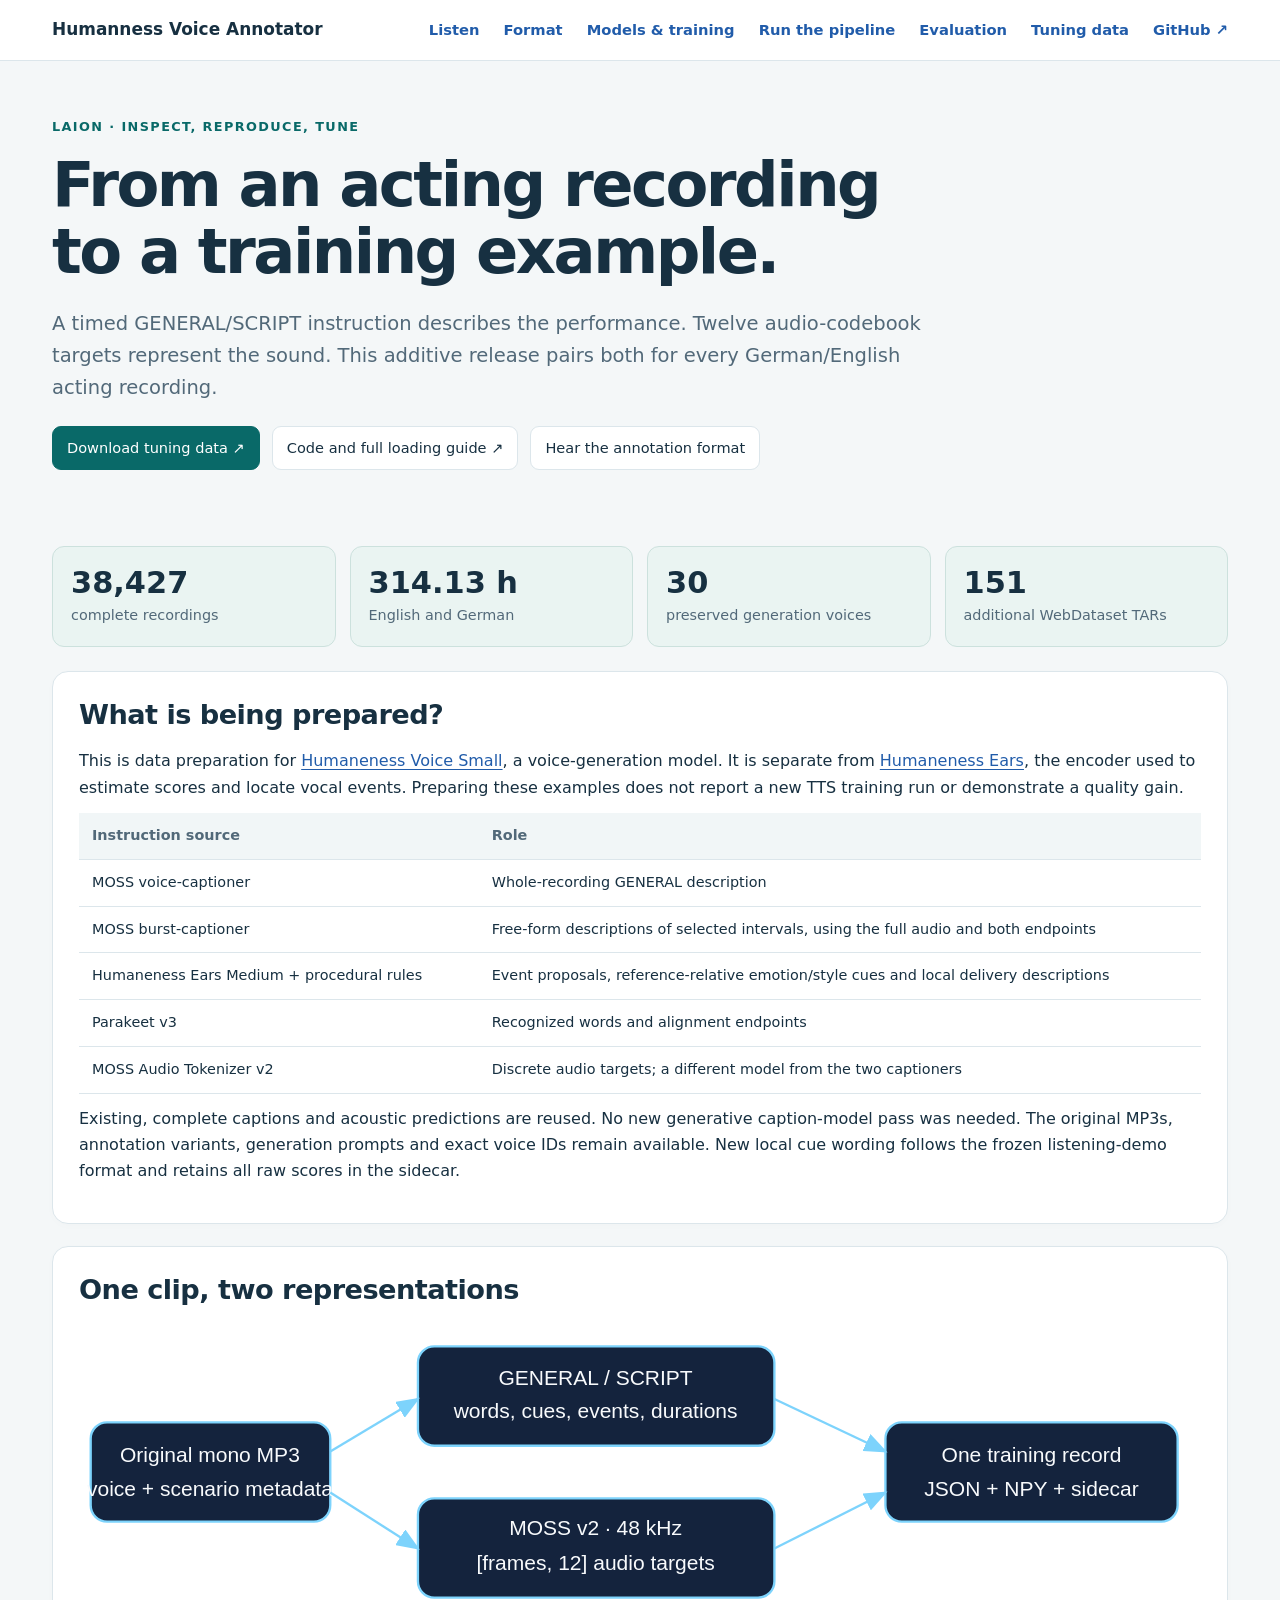
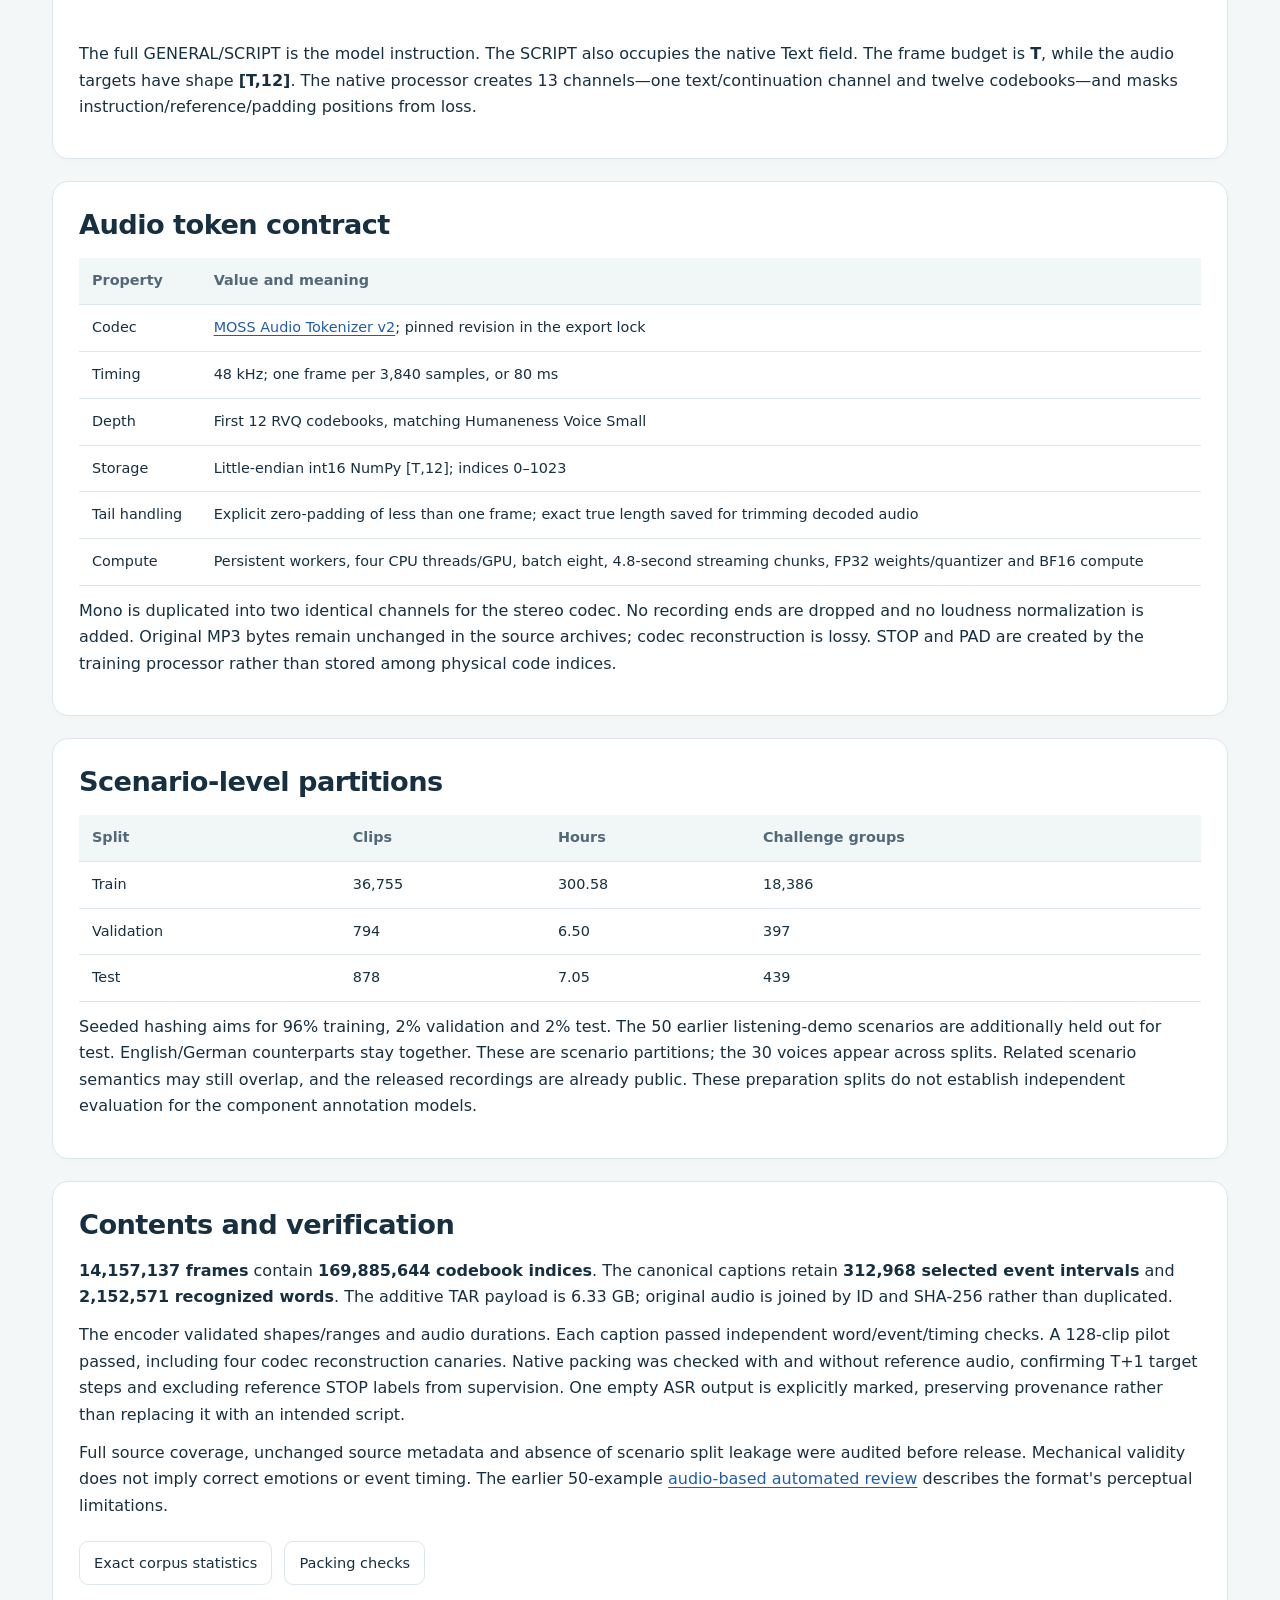
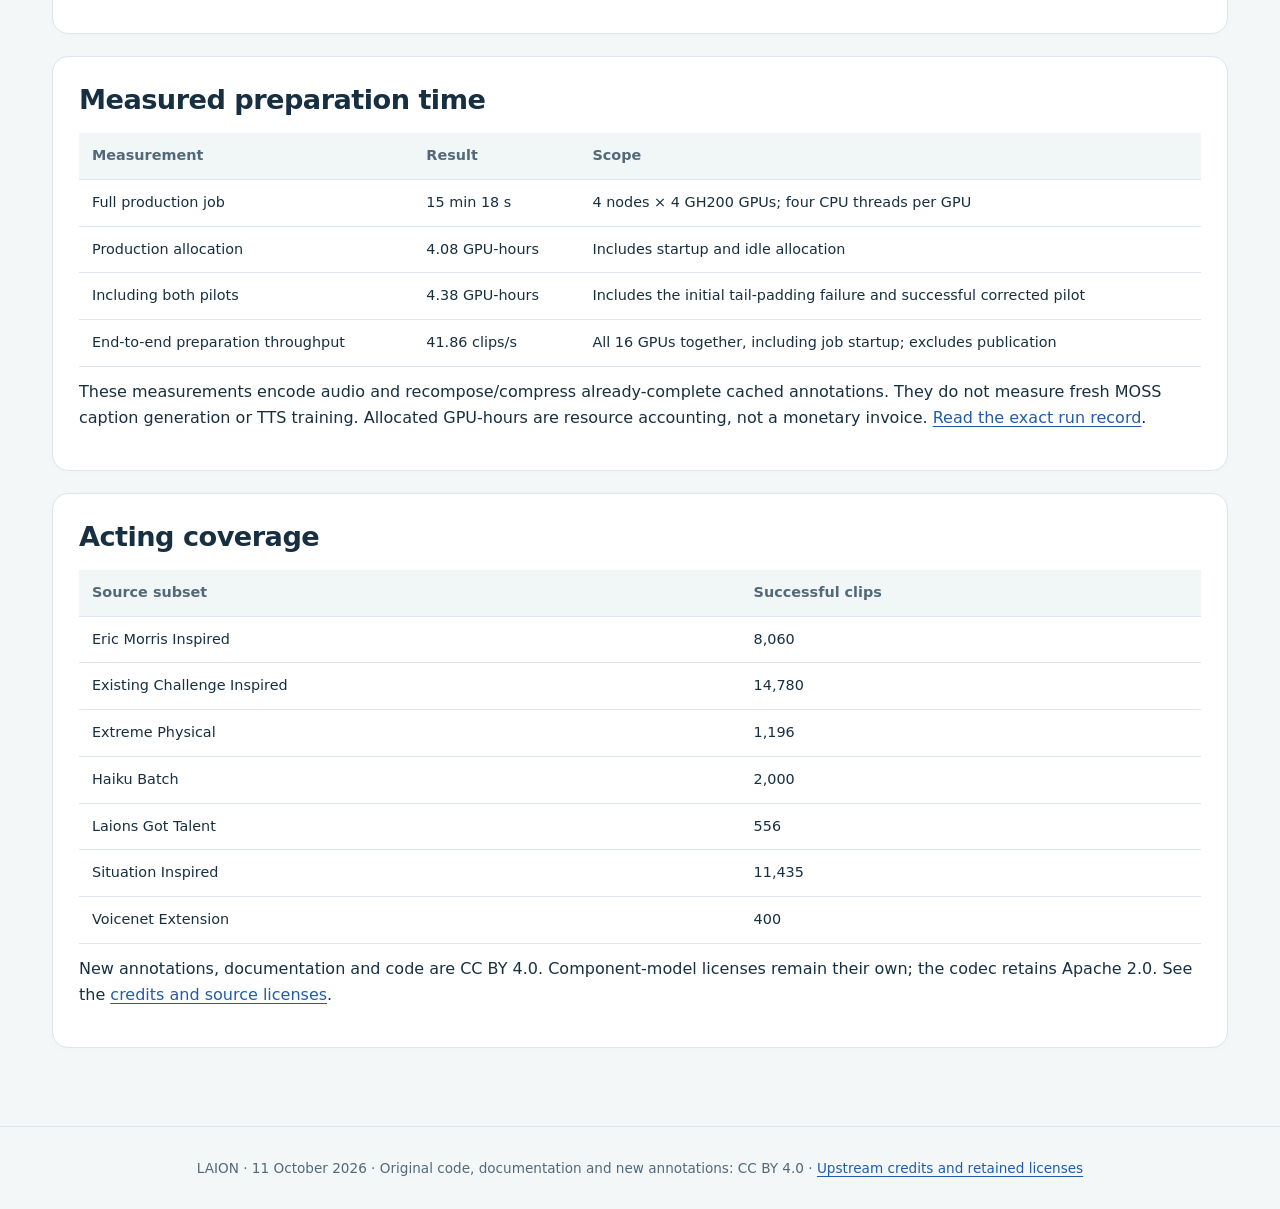
<file: docs/training.html>
<!doctype html>
<html lang="en"><head><meta charset="utf-8"><meta name="viewport" content="width=device-width,initial-scale=1">
<title>Humaneness Voice tuning data · Humanness Voice Annotator</title>
<meta name="description" content="Listen to reproducible voice annotations combining MOSS captions, Humaneness Ears scores, event locations and timed ASR words.">
<link rel="stylesheet" href="assets/site.css"></head><body><a href="#main" class="skip">Skip to content</a><header><nav aria-label="Main navigation">
<a class="brand" href="index.html">Humanness Voice Annotator</a><a href="index.html#listening">Listen</a>
<a href="format.html">Format</a><a href="models.html">Models &amp; training</a><a href="pipeline.html">Run the pipeline</a>
<a href="evaluation.html">Evaluation</a><a href="training.html">Tuning data</a><a href="https://github.com/LAION-AI/Humanness-Voice-Annotator">GitHub ↗</a></nav></header>
<main id="main"><div class="hero"><div class="eyebrow">LAION · inspect, reproduce, tune</div>
<h1>From an acting recording<br>to a training example.</h1>
<p class="lead">A timed GENERAL/SCRIPT instruction describes the performance. Twelve audio-codebook targets represent the sound. This additive release pairs both for every German/English acting recording.</p>
<div class="buttons"><a class="button primary" href="https://huggingface.co/datasets/laion/german-english-voice-acting-challenges/tree/main/tuning">Download tuning data ↗</a><a class="button" href="https://github.com/LAION-AI/Humanness-Voice-Annotator/blob/main/TRAINING_DATA.md">Code and full loading guide ↗</a><a class="button" href="index.html#listening">Hear the annotation format</a></div></div>
<div class="stats"><div class="stat"><strong>38,427</strong><span>complete recordings</span></div><div class="stat"><strong>314.13 h</strong><span>English and German</span></div><div class="stat"><strong>30</strong><span>preserved generation voices</span></div><div class="stat"><strong>151</strong><span>additional WebDataset TARs</span></div></div>
<section><h2>What is being prepared?</h2><p>This is data preparation for <a href="https://huggingface.co/laion/humaneness-voice-small">Humaneness Voice Small</a>, a voice-generation model. It is separate from <a href="https://huggingface.co/laion/humaneness-ears-base-medium">Humaneness Ears</a>, the encoder used to estimate scores and locate vocal events. Preparing these examples does not report a new TTS training run or demonstrate a quality gain.</p>
<div class="table-wrap"><table><thead><tr><th>Instruction source</th><th>Role</th></tr></thead><tbody>
<tr><td>MOSS voice-captioner</td><td>Whole-recording GENERAL description</td></tr><tr><td>MOSS burst-captioner</td><td>Free-form descriptions of selected intervals, using the full audio and both endpoints</td></tr>
<tr><td>Humaneness Ears Medium + procedural rules</td><td>Event proposals, reference-relative emotion/style cues and local delivery descriptions</td></tr><tr><td>Parakeet v3</td><td>Recognized words and alignment endpoints</td></tr>
<tr><td>MOSS Audio Tokenizer v2</td><td>Discrete audio targets; a different model from the two captioners</td></tr></tbody></table></div>
<p>Existing, complete captions and acoustic predictions are reused. No new generative caption-model pass was needed. The original MP3s, annotation variants, generation prompts and exact voice IDs remain available. New local cue wording follows the frozen listening-demo format and retains all raw scores in the sidecar.</p></section>
<section><h2>One clip, two representations</h2><svg class="pipeline" viewBox="0 0 960 255" role="img" aria-label="Original recording branches to a timed performance prompt and codec targets, then joins into a training example"><defs><marker id="arrow-t" markerWidth="10" markerHeight="8" refX="9" refY="4" orient="auto"><path d="M0,0 L10,4 L0,8" fill="#7dd3fc"/></marker></defs>
<g fill="#14233d" stroke="#7dd3fc" stroke-width="2"><rect x="10" y="85" width="205" height="85" rx="14"/><rect x="290" y="20" width="305" height="85" rx="14"/><rect x="290" y="150" width="305" height="85" rx="14"/><rect x="690" y="85" width="250" height="85" rx="14"/></g>
<g fill="#f8fafc" font-family="sans-serif" font-size="18" text-anchor="middle"><text x="112" y="119">Original mono MP3</text><text x="112" y="148">voice + scenario metadata</text><text x="442" y="53">GENERAL / SCRIPT</text><text x="442" y="81">words, cues, events, durations</text><text x="442" y="181">MOSS v2 · 48 kHz</text><text x="442" y="211">[frames, 12] audio targets</text><text x="815" y="119">One training record</text><text x="815" y="148">JSON + NPY + sidecar</text></g>
<g fill="none" stroke="#7dd3fc" stroke-width="2" marker-end="url(#arrow-t)"><path d="M215,110 L290,65"/><path d="M215,145 L290,193"/><path d="M595,65 L690,110"/><path d="M595,193 L690,145"/></g></svg>
<p>The full GENERAL/SCRIPT is the model instruction. The SCRIPT also occupies the native Text field. The frame budget is <strong>T</strong>, while the audio targets have shape <strong>[T,12]</strong>. The native processor creates 13 channels—one text/continuation channel and twelve codebooks—and masks instruction/reference/padding positions from loss.</p></section>
<section><h2>Audio token contract</h2><div class="table-wrap"><table><thead><tr><th>Property</th><th>Value and meaning</th></tr></thead><tbody>
<tr><td>Codec</td><td><a href="https://huggingface.co/OpenMOSS-Team/MOSS-Audio-Tokenizer-v2">MOSS Audio Tokenizer v2</a>; pinned revision in the export lock</td></tr><tr><td>Timing</td><td>48 kHz; one frame per 3,840 samples, or 80 ms</td></tr>
<tr><td>Depth</td><td>First 12 RVQ codebooks, matching Humaneness Voice Small</td></tr><tr><td>Storage</td><td>Little-endian int16 NumPy [T,12]; indices 0–1023</td></tr><tr><td>Tail handling</td><td>Explicit zero-padding of less than one frame; exact true length saved for trimming decoded audio</td></tr><tr><td>Compute</td><td>Persistent workers, four CPU threads/GPU, batch eight, 4.8-second streaming chunks, FP32 weights/quantizer and BF16 compute</td></tr></tbody></table></div>
<p>Mono is duplicated into two identical channels for the stereo codec. No recording ends are dropped and no loudness normalization is added. Original MP3 bytes remain unchanged in the source archives; codec reconstruction is lossy. STOP and PAD are created by the training processor rather than stored among physical code indices.</p></section>
<section><h2>Scenario-level partitions</h2><div class="table-wrap"><table><thead><tr><th>Split</th><th>Clips</th><th>Hours</th><th>Challenge groups</th></tr></thead><tbody><tr><td>Train</td><td>36,755</td><td>300.58</td><td>18,386</td></tr><tr><td>Validation</td><td>794</td><td>6.50</td><td>397</td></tr><tr><td>Test</td><td>878</td><td>7.05</td><td>439</td></tr></tbody></table></div>
<p>Seeded hashing aims for 96% training, 2% validation and 2% test. The 50 earlier listening-demo scenarios are additionally held out for test. English/German counterparts stay together. These are scenario partitions; the 30 voices appear across splits. Related scenario semantics may still overlap, and the released recordings are already public. These preparation splits do not establish independent evaluation for the component annotation models.</p></section>
<section><h2>Contents and verification</h2><p><strong>14,157,137 frames</strong> contain <strong>169,885,644 codebook indices</strong>. The canonical captions retain <strong>312,968 selected event intervals</strong> and <strong>2,152,571 recognized words</strong>. The additive TAR payload is 6.33 GB; original audio is joined by ID and SHA-256 rather than duplicated.</p>
<p>The encoder validated shapes/ranges and audio durations. Each caption passed independent word/event/timing checks. A 128-clip pilot passed, including four codec reconstruction canaries. Native packing was checked with and without reference audio, confirming T+1 target steps and excluding reference STOP labels from supervision. One empty ASR output is explicitly marked, preserving provenance rather than replacing it with an intended script.</p>
<p>Full source coverage, unchanged source metadata and absence of scenario split leakage were audited before release. Mechanical validity does not imply correct emotions or event timing. The earlier 50-example <a href="evaluation.html">audio-based automated review</a> describes the format's perceptual limitations.</p>
<div class="buttons"><a class="button" href="data/training-summary.json">Exact corpus statistics</a><a class="button" href="data/training-preflight.json">Packing checks</a></div></section>
<section><h2>Measured preparation time</h2><div class="table-wrap"><table><thead><tr><th>Measurement</th><th>Result</th><th>Scope</th></tr></thead><tbody>
<tr><td>Full production job</td><td>15 min 18 s</td><td>4 nodes × 4 GH200 GPUs; four CPU threads per GPU</td></tr>
<tr><td>Production allocation</td><td>4.08 GPU-hours</td><td>Includes startup and idle allocation</td></tr>
<tr><td>Including both pilots</td><td>4.38 GPU-hours</td><td>Includes the initial tail-padding failure and successful corrected pilot</td></tr>
<tr><td>End-to-end preparation throughput</td><td>41.86 clips/s</td><td>All 16 GPUs together, including job startup; excludes publication</td></tr></tbody></table></div>
<p>These measurements encode audio and recompose/compress already-complete cached annotations. They do not measure fresh MOSS caption generation or TTS training. Allocated GPU-hours are resource accounting, not a monetary invoice. <a href="data/training-compute-report.json">Read the exact run record</a>.</p></section>
<section><h2>Acting coverage</h2><div class="table-wrap"><table><thead><tr><th>Source subset</th><th>Successful clips</th></tr></thead><tbody><tr><td>Eric Morris Inspired</td><td>8,060</td></tr><tr><td>Existing Challenge Inspired</td><td>14,780</td></tr><tr><td>Extreme Physical</td><td>1,196</td></tr><tr><td>Haiku Batch</td><td>2,000</td></tr><tr><td>Laions Got Talent</td><td>556</td></tr><tr><td>Situation Inspired</td><td>11,435</td></tr><tr><td>Voicenet Extension</td><td>400</td></tr></tbody></table></div>
<p>New annotations, documentation and code are CC BY 4.0. Component-model licenses remain their own; the codec retains Apache 2.0. See the <a href="https://github.com/LAION-AI/Humanness-Voice-Annotator/blob/main/THIRD_PARTY.md">credits and source licenses</a>.</p></section></main><footer>LAION · 11 October 2026 · Original code, documentation and new annotations: CC BY 4.0 ·
<a href="https://github.com/LAION-AI/Humanness-Voice-Annotator/blob/main/THIRD_PARTY.md">Upstream credits and retained licenses</a></footer><script src="assets/site.js" defer></script></body></html>
</file>
<file: docs/assets/site.css>
:root{--ink:#173041;--muted:#526979;--paper:#f4f7f8;--card:#fff;--line:#dce6eb;--accent:#096968;--blue:#215caa;--warm:#ad551b}*{box-sizing:border-box}body{margin:0;background:var(--paper);color:var(--ink);font:16px/1.65 system-ui,-apple-system,BlinkMacSystemFont,"Segoe UI",sans-serif}a{color:var(--blue);text-underline-offset:3px}a:hover{color:var(--accent)}header{background:#fff;border-bottom:1px solid var(--line)}nav{max-width:1220px;margin:auto;padding:16px 22px;display:flex;gap:12px 24px;flex-wrap:wrap;align-items:center;font-size:.92rem}nav a{text-decoration:none;font-weight:600}nav .brand{color:var(--ink);font-size:1.06rem;margin-right:auto}main{max-width:1220px;margin:0 auto;padding:0 22px 56px}.hero{padding:55px 0 30px;max-width:950px}.eyebrow{font-size:.8rem;color:var(--accent);text-transform:uppercase;font-weight:750;letter-spacing:.11em}h1{font-size:clamp(2.2rem,5vw,3.9rem);line-height:1.08;letter-spacing:-.04em;margin:14px 0 22px}h2{font-size:1.7rem;line-height:1.25;letter-spacing:-.02em;margin:0 0 16px}h3{font-size:1.1rem;line-height:1.4;margin:22px 0 9px}.lead{font-size:1.22rem;color:var(--muted);max-width:900px}.buttons{display:flex;flex-wrap:wrap;gap:12px;margin:22px 0}.button,button{background:#fff;color:var(--ink);border:1px solid var(--line);border-radius:9px;padding:9px 14px;font:inherit;font-size:.91rem;cursor:pointer;text-decoration:none}.button.primary{background:var(--accent);color:#fff;border-color:var(--accent)}button:hover,.button:hover{border-color:var(--accent)}section,.sample{background:var(--card);padding:26px;border:1px solid var(--line);border-radius:16px;margin:22px 0;box-shadow:0 2px 8px #12304a04}p{margin:12px 0}.stats{display:grid;grid-template-columns:repeat(4,1fr);gap:14px;margin:24px 0}.stat{background:#eaf4f2;border:1px solid #cce1dd;padding:18px;border-radius:12px}.stat strong{display:block;font-size:1.9rem;line-height:1.2}.stat span{color:var(--muted);font-size:.9rem}.notice{border-left:4px solid var(--warm);padding:12px 18px;background:#fff6ee;color:#694122;border-radius:4px;font-size:.96rem}.table-wrap{overflow-x:auto}table{border-collapse:collapse;width:100%;font-size:.9rem}th{text-align:left;color:var(--muted);font-weight:650;background:#f1f6f7}th,td{padding:11px 13px;border-bottom:1px solid var(--line);vertical-align:top}td.metric{min-width:230px}td.description{min-width:330px}td.number{font-variant-numeric:tabular-nums;white-space:nowrap}.meter{height:7px;width:90px;border-radius:4px;background:#e6ecee;margin-top:5px}.meter span{display:block;height:100%;background:var(--accent);border-radius:4px}pre{white-space:pre-wrap;overflow-wrap:anywhere;background:#f1f5f6;padding:20px;border-radius:10px;font:13px/1.8 ui-monospace,SFMono-Regular,Consolas,monospace;margin:15px 0}code{font: .86em ui-monospace,SFMono-Regular,Consolas,monospace;overflow-wrap:anywhere}.code-script{max-height:570px;overflow:auto}ul,ol{padding-left:24px}li{margin:8px 0}.columns{display:grid;grid-template-columns:1fr 1fr;gap:22px}.sample-head{display:flex;justify-content:space-between;gap:18px;align-items:flex-start}.sample h2{font-size:1.25rem;margin:6px 0}.meta{font-size:.86rem;color:var(--muted)}.badge{font-size:.77rem;border:1px solid #cee1de;border-radius:20px;padding:3px 9px;color:var(--accent);background:#edf7f4;display:inline-block;margin-right:5px}.review-score{font-size:1.2rem;font-weight:750;white-space:nowrap}.review-score small{font-size:.76rem;font-weight:500;color:var(--muted);display:block}audio{width:100%;margin:14px 0 6px}.timeline{display:block;width:100%;height:auto;min-height:115px;margin:12px 0;overflow:visible}.timeline text{font:11px system-ui;fill:var(--muted)}.timeline .event{fill:#db6c30;opacity:.8}.timeline .speech{fill:#1e8c86;opacity:.55}.timeline .review-event{fill:#5359bd;opacity:.6}.timeline .track{fill:#eef3f5}.timeline [data-start]{cursor:pointer}.timeline [data-start]:hover{opacity:1;stroke:var(--ink);stroke-width:1}.legend{display:flex;gap:15px;flex-wrap:wrap;font-size:.81rem;color:var(--muted)}.dot{display:inline-block;width:9px;height:9px;border-radius:2px;margin-right:5px;background:#1e8c86}.dot.burst{background:#db6c30}.dot.judge{background:#5359bd}.event-list{display:grid;gap:10px}.event-row{border:1px solid var(--line);border-radius:10px;padding:12px}.event-row p{font-size:.91rem}.classes{font-size:.81rem;color:var(--muted)}details{margin:18px 0;border-top:1px solid var(--line);padding-top:12px}summary{font-weight:650;cursor:pointer;color:var(--accent)}.review-note{background:#f7f3ed;padding:14px;border-radius:8px;color:#634d32;font-size:.91rem}.filters{position:sticky;top:0;z-index:2;display:flex;align-items:center;gap:12px;flex-wrap:wrap;padding:15px;background:#f4f7f8ed;backdrop-filter:blur(12px);border-radius:12px;border:1px solid var(--line)}input,select{border:1px solid #bbcdd5;border-radius:7px;padding:10px;font:inherit;font-size:.9rem;background:#fff;color:var(--ink)}input{min-width:230px;flex:1}#visible-count{font-size:.85rem;color:var(--muted)}.hidden{display:none!important}.pipeline{width:100%;max-height:410px}.small{font-size:.86rem;color:var(--muted)}footer{padding:30px 22px;border-top:1px solid var(--line);text-align:center;font-size:.85rem;color:var(--muted)}.skip{position:absolute;left:-9999px}.skip:focus{left:12px;top:8px;background:#fff;padding:10px;z-index:10}button:focus-visible,a:focus-visible,input:focus-visible,summary:focus-visible,select:focus-visible{outline:3px solid #559cca;outline-offset:3px}@media(max-width:750px){.stats{grid-template-columns:1fr 1fr}.columns{grid-template-columns:1fr}section,.sample{padding:19px}.hero{padding-top:35px}.sample-head{display:block}.review-score{margin:12px 0}nav{gap:10px 15px}main{padding:0 12px 36px}td,th{padding:9px}.timeline{min-height:90px}}@media(prefers-reduced-motion:reduce){*{scroll-behavior:auto!important}}
</file>
